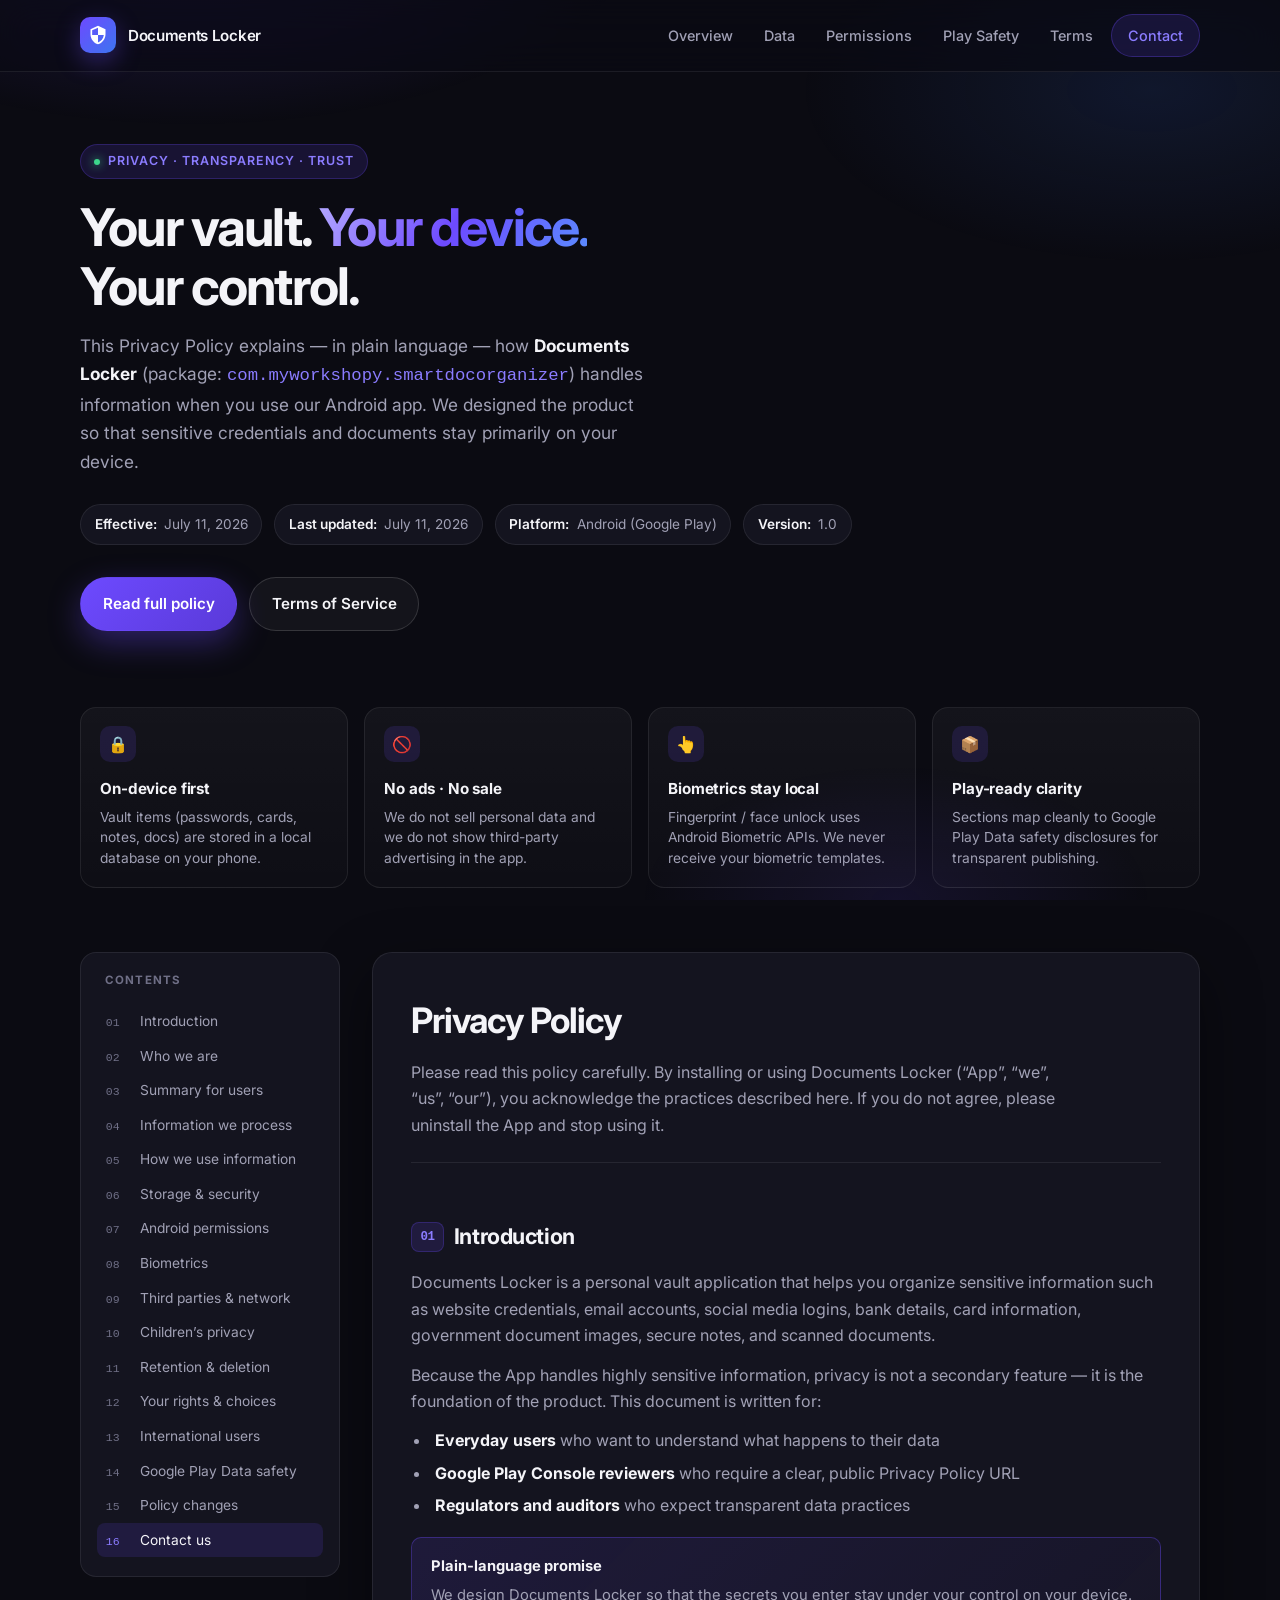
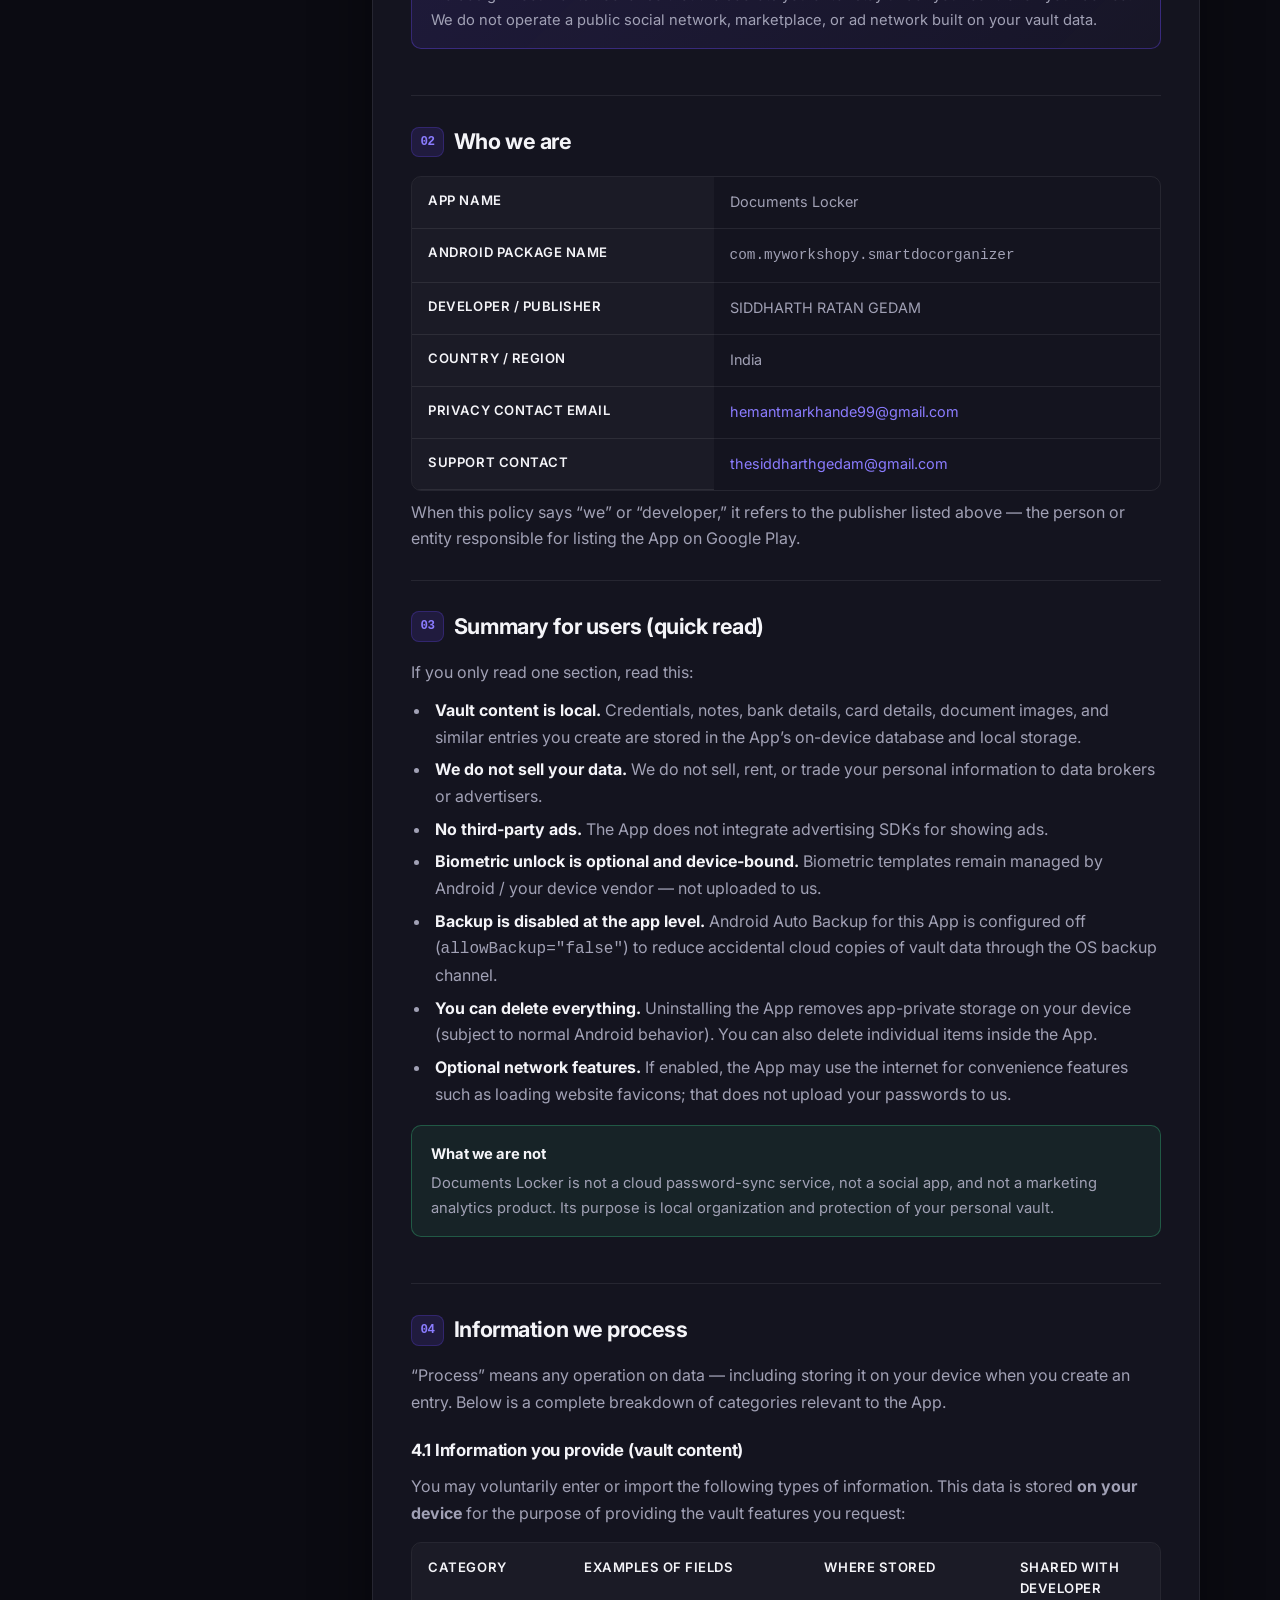
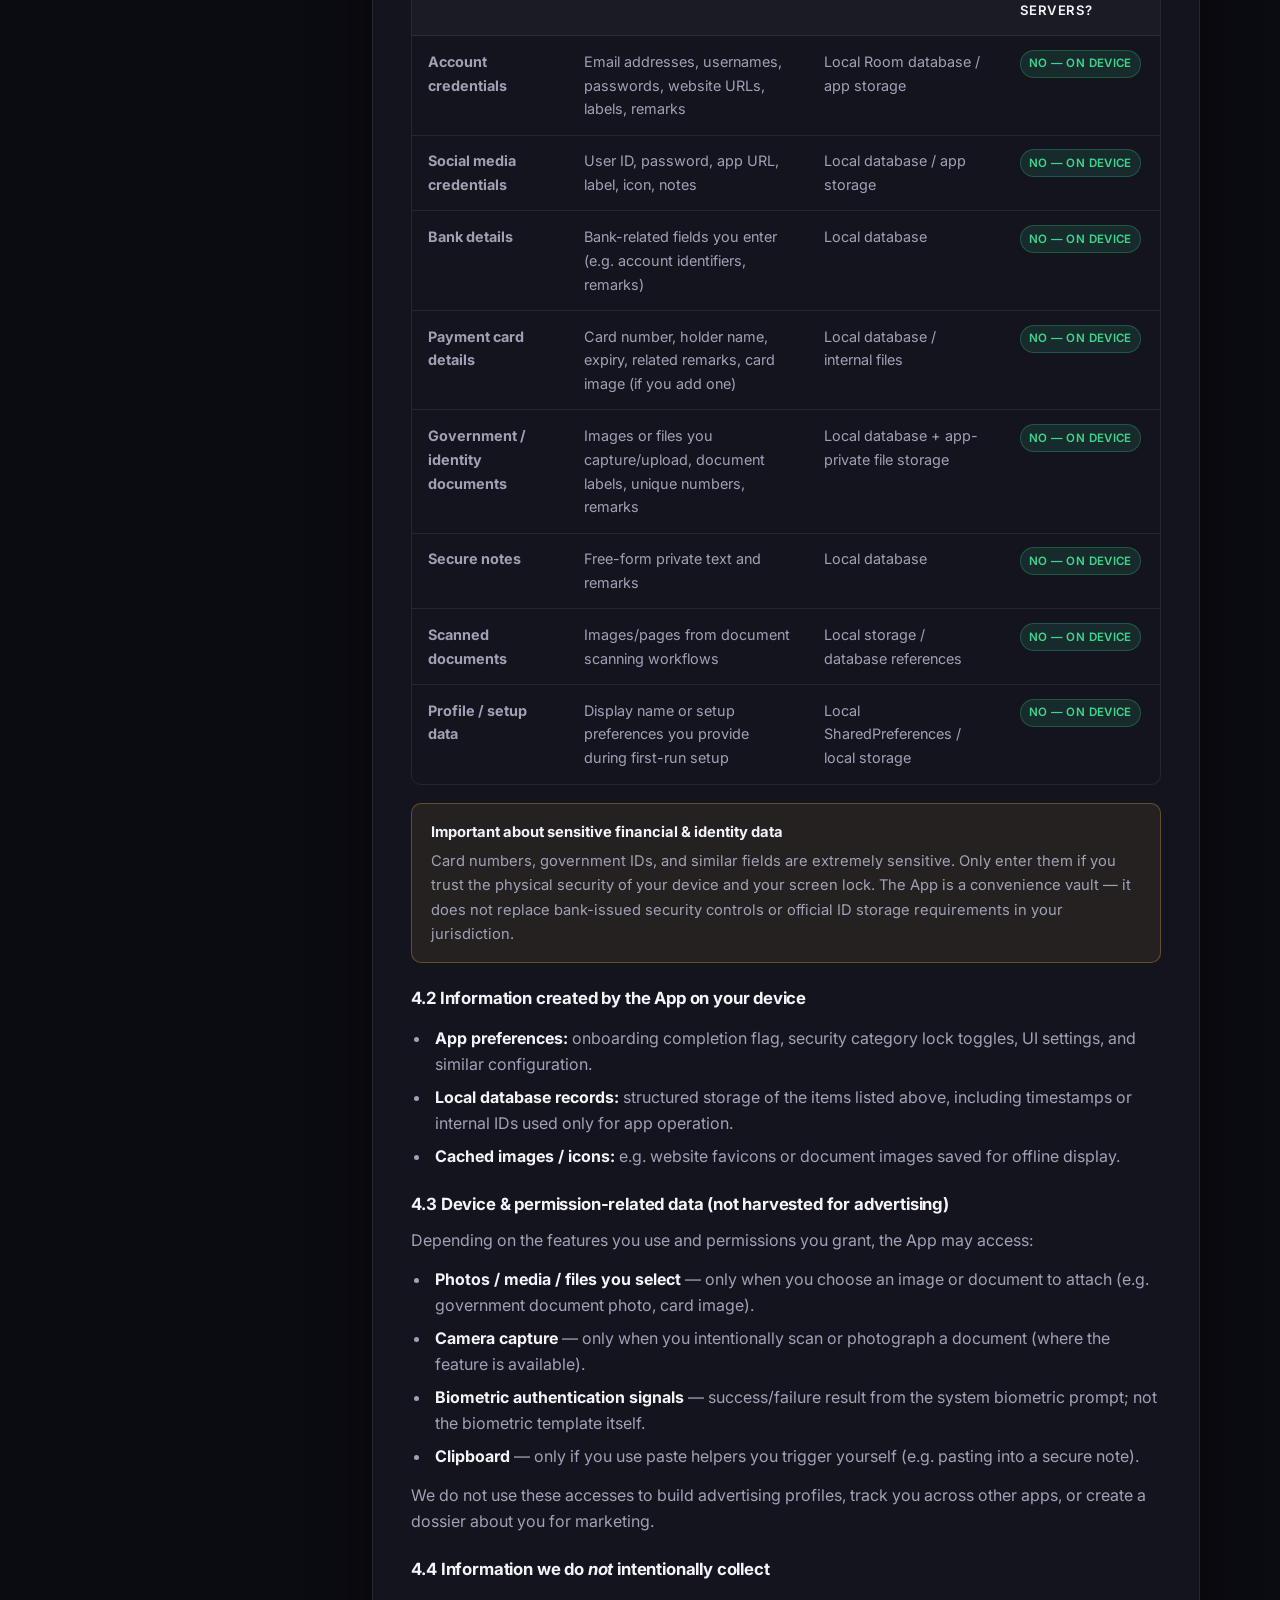
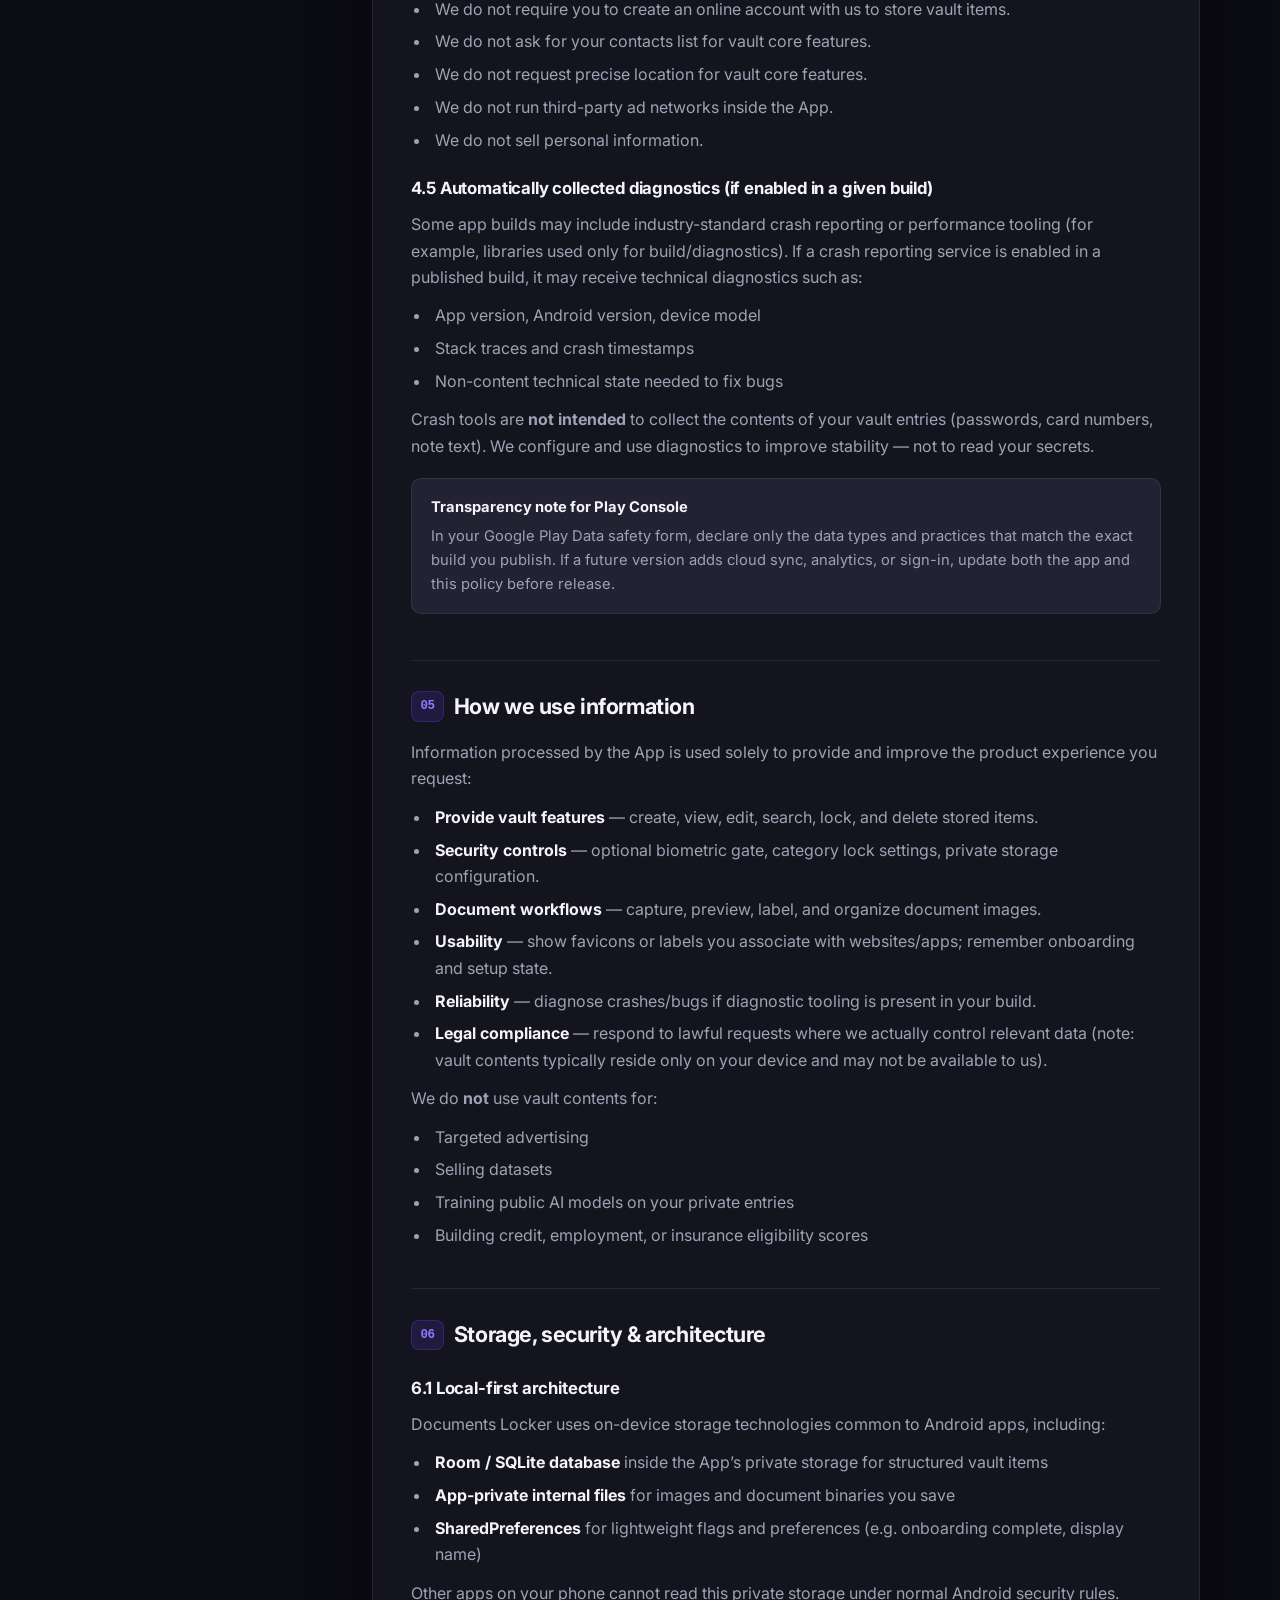
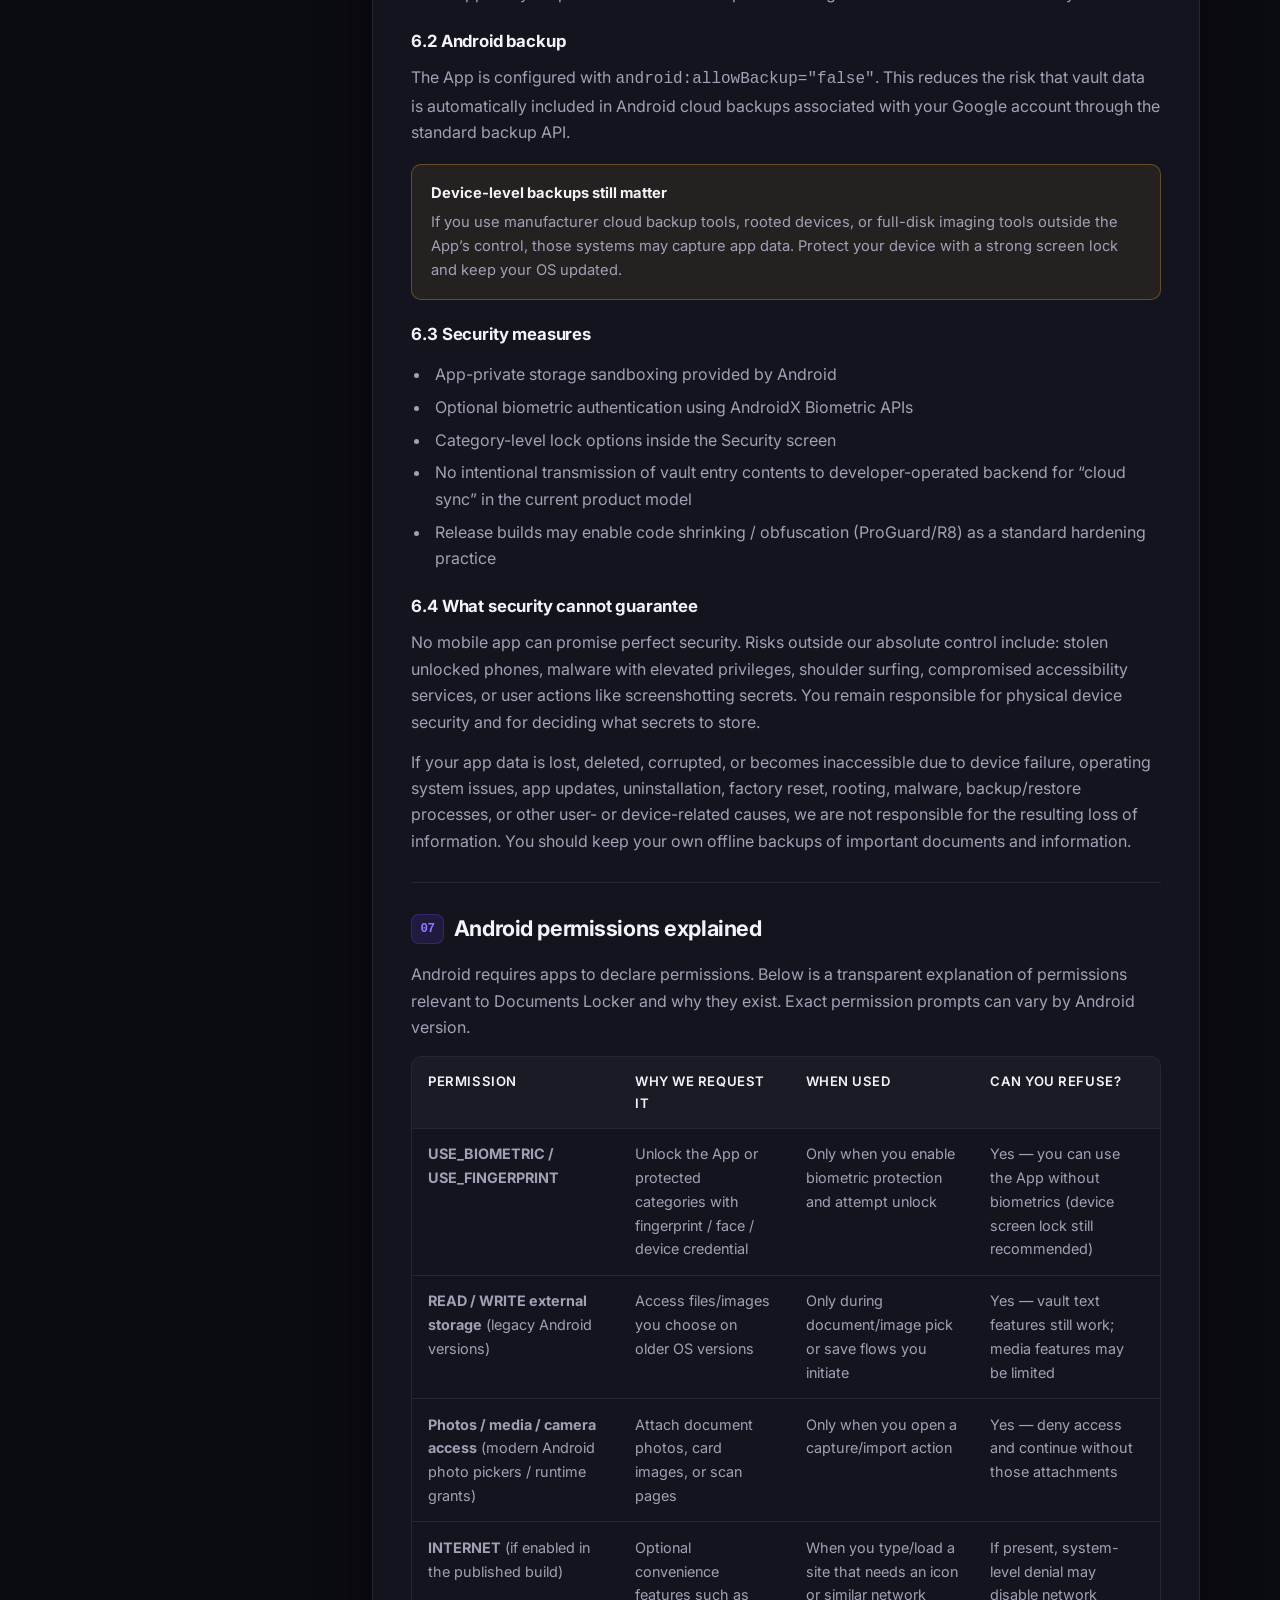
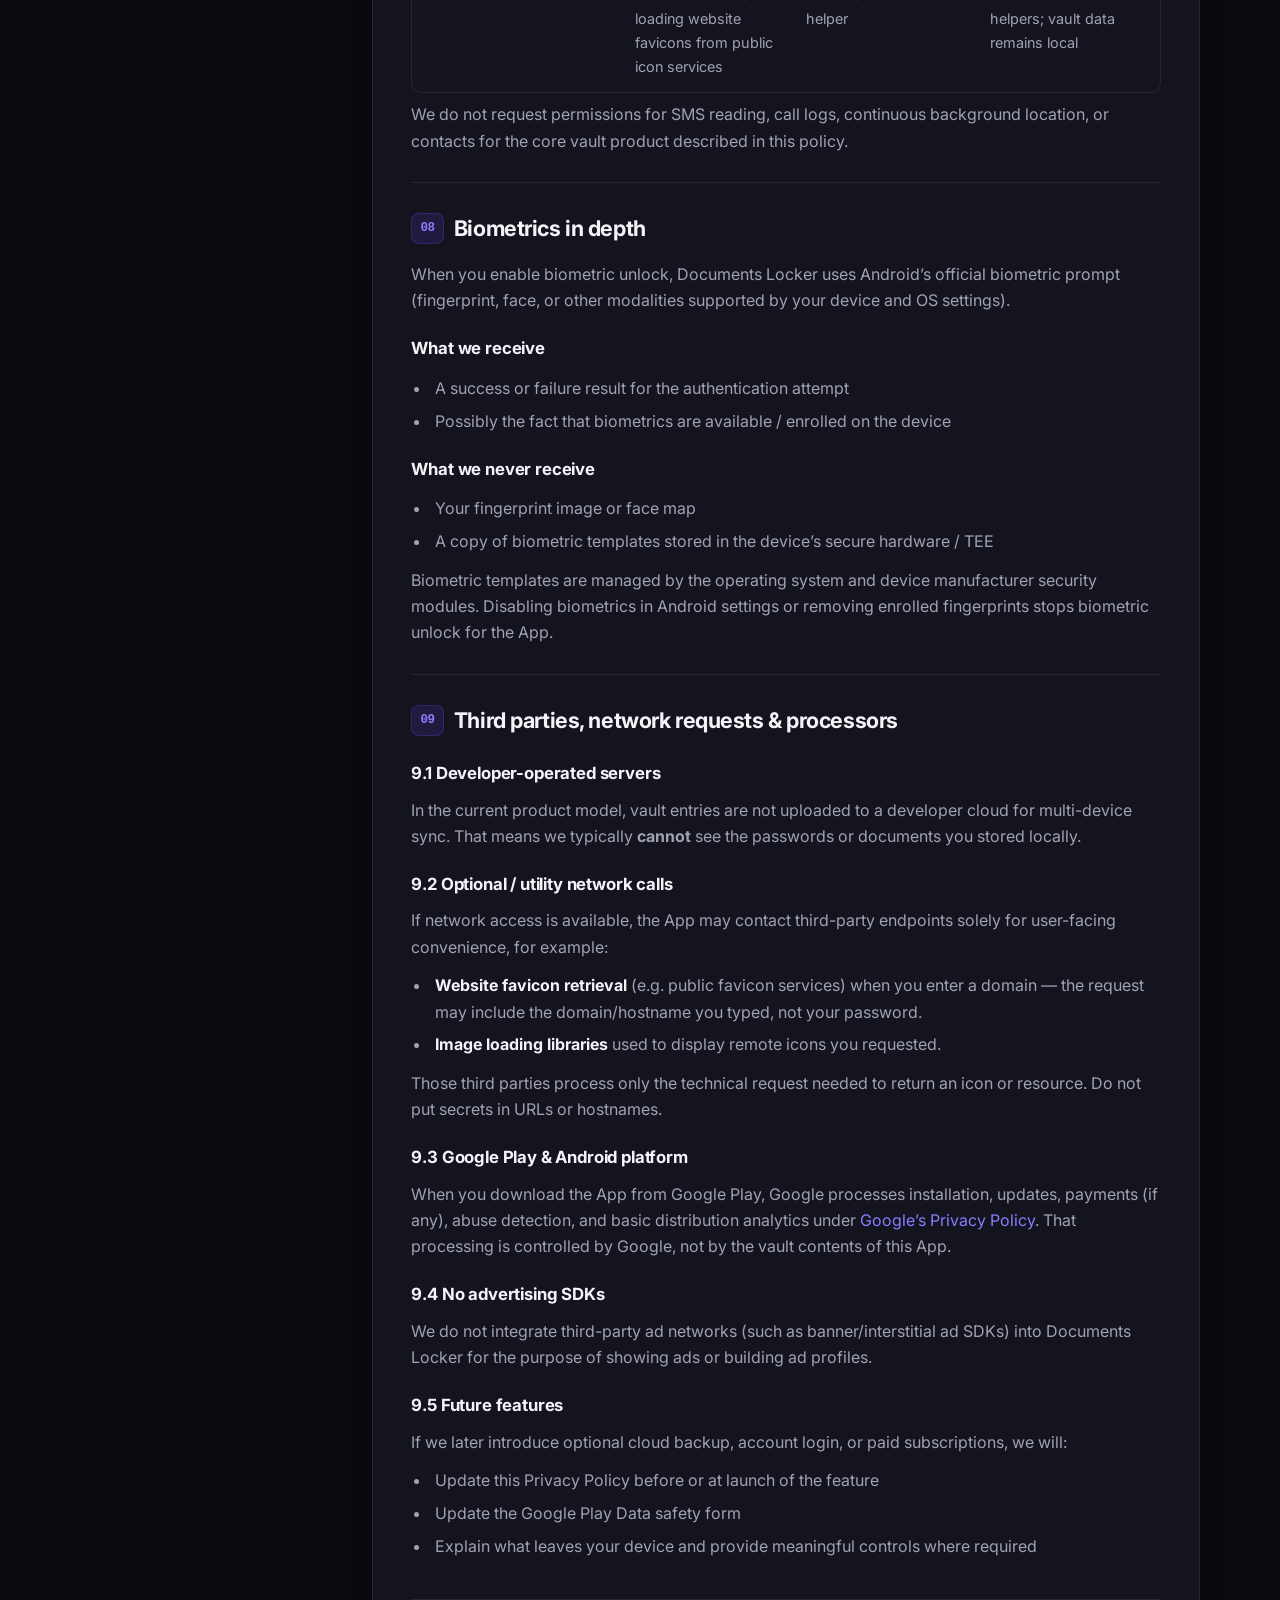
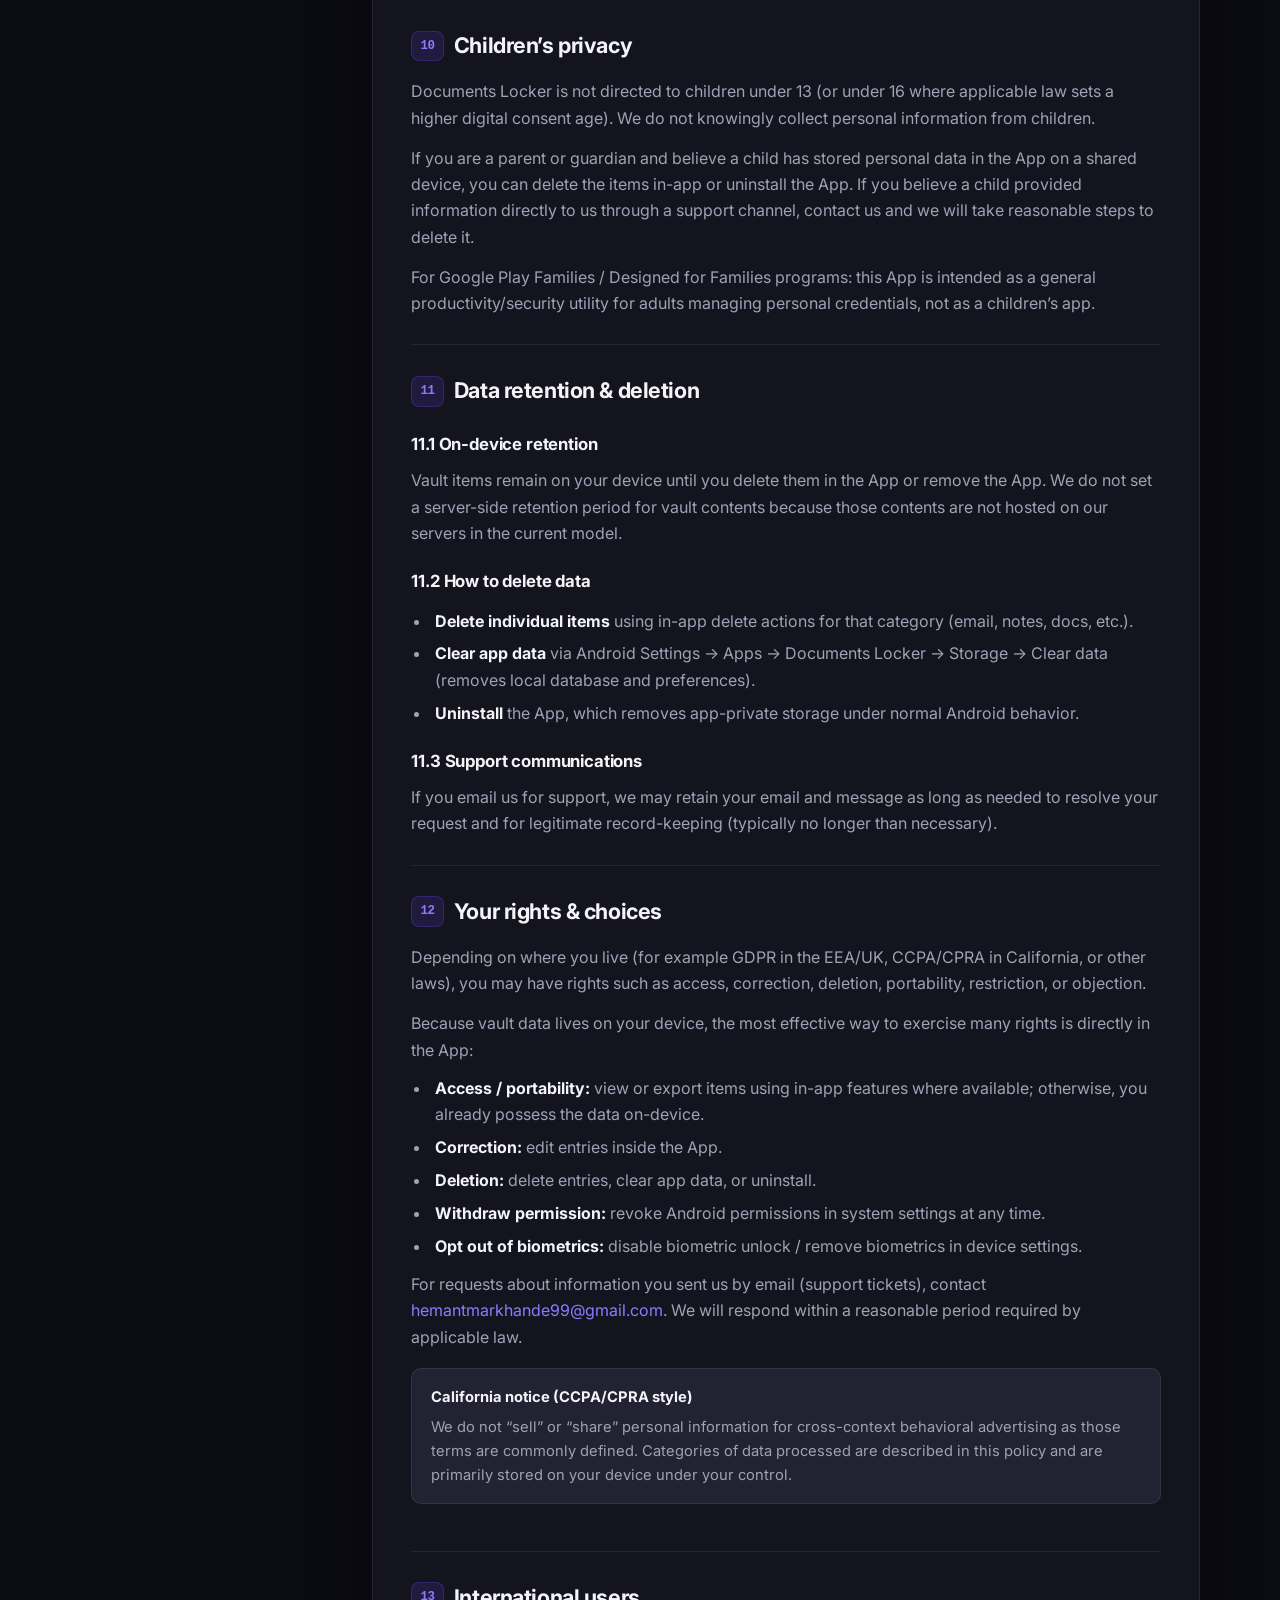
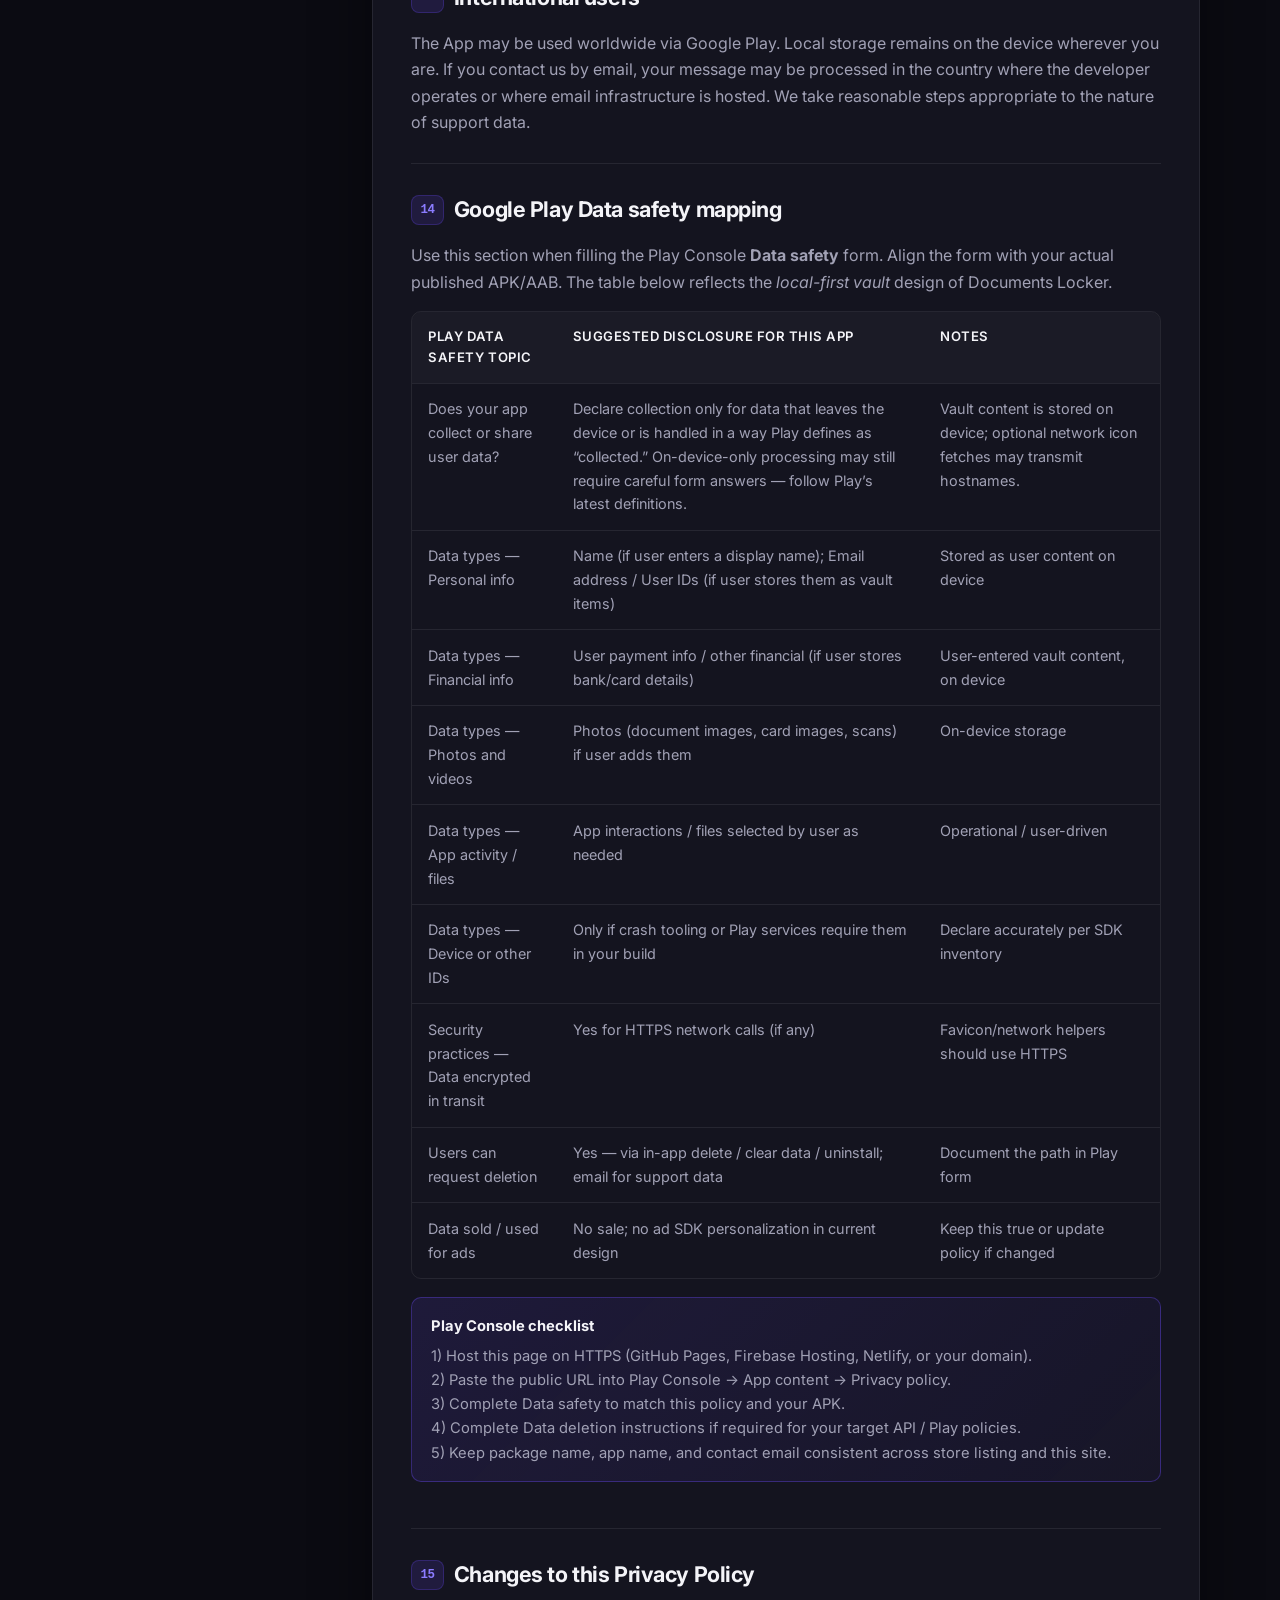
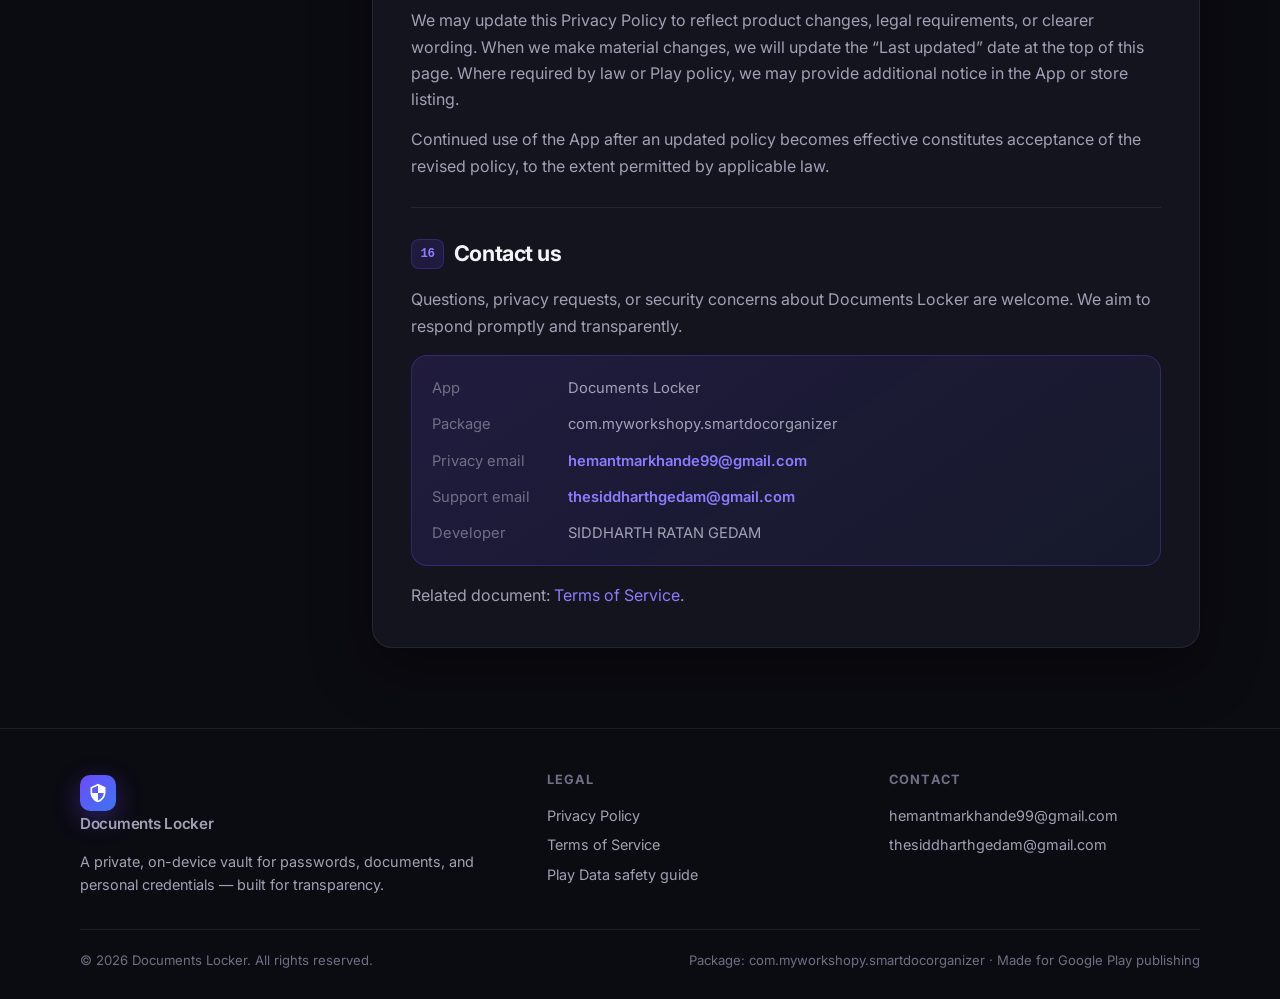
<file: index.html>
<!DOCTYPE html>
<html lang="en">

<head>
  <meta charset="UTF-8" />
  <meta name="viewport" content="width=device-width, initial-scale=1.0" />
  <meta name="description"
    content="Privacy Policy for Documents Locker — how we collect, store, use, and protect your data. Written for Google Play transparency." />
  <meta name="theme-color" content="#0b0b12" />
  <title>Privacy Policy — Documents Locker</title>
  <link rel="preconnect" href="https://fonts.googleapis.com" />
  <link rel="preconnect" href="https://fonts.gstatic.com" crossorigin />
  <link href="https://fonts.googleapis.com/css2?family=Inter:wght@400;500;600;700&display=swap" rel="stylesheet" />
  <link rel="stylesheet" href="styles.css" />
</head>

<body>
  <!-- Navigation -->
  <header class="nav">
    <div class="nav-inner">
      <a class="brand" href="index.html" aria-label="Documents Locker home">
        <span class="brand-mark" aria-hidden="true">
          <svg viewBox="0 0 24 24" xmlns="http://www.w3.org/2000/svg">
            <path
              d="M12 1L3 5v6c0 5.55 3.84 10.74 9 12 5.16-1.26 9-6.45 9-12V5l-9-4zm0 10.99h7c-.53 4.12-3.28 7.79-7 8.94V12H5V6.3l7-3.11v8.8z" />
          </svg>
        </span>
        <span class="full">Documents Locker</span>
      </a>

      <button class="nav-toggle" id="navToggle" aria-label="Open menu" aria-expanded="false">☰</button>

      <ul class="nav-links" id="navLinks">
        <li><a href="#overview">Overview</a></li>
        <li><a href="#data-we-collect">Data</a></li>
        <li><a href="#permissions">Permissions</a></li>
        <li><a href="#play-data-safety">Play Safety</a></li>
        <li><a href="terms.html">Terms</a></li>
        <li><a class="nav-cta" href="#contact">Contact</a></li>
      </ul>
    </div>
  </header>

  <!-- Hero -->
  <section class="hero">
    <div class="container hero-grid">
      <div>
        <div class="eyebrow">Privacy · Transparency · Trust</div>
        <h1>Your vault. <em>Your device.</em> Your control.</h1>
        <p class="hero-lead">
          This Privacy Policy explains — in plain language — how
          <strong style="color:var(--text)">Documents Locker</strong>
          (package: <code style="color:var(--accent)">com.myworkshopy.smartdocorganizer</code>)
          handles information when you use our Android app. We designed the product so that
          sensitive credentials and documents stay primarily on your device.
        </p>

        <div class="meta-row">
          <span class="meta-chip"><strong>Effective:</strong> July 11, 2026</span>
          <span class="meta-chip"><strong>Last updated:</strong> July 11, 2026</span>
          <span class="meta-chip"><strong>Platform:</strong> Android (Google Play)</span>
          <span class="meta-chip"><strong>Version:</strong> 1.0</span>
        </div>

        <div class="hero-actions">
          <a class="btn btn-primary" href="#introduction">Read full policy</a>
          <a class="btn btn-ghost" href="terms.html">Terms of Service</a>
        </div>
      </div>

      <div class="trust-grid" aria-label="Privacy highlights">
        <article class="trust-card">
          <div class="icon">🔒</div>
          <h3>On-device first</h3>
          <p>Vault items (passwords, cards, notes, docs) are stored in a local database on your phone.</p>
        </article>
        <article class="trust-card">
          <div class="icon">🚫</div>
          <h3>No ads · No sale</h3>
          <p>We do not sell personal data and we do not show third-party advertising in the app.</p>
        </article>
        <article class="trust-card">
          <div class="icon">👆</div>
          <h3>Biometrics stay local</h3>
          <p>Fingerprint / face unlock uses Android Biometric APIs. We never receive your biometric templates.</p>
        </article>
        <article class="trust-card">
          <div class="icon">📦</div>
          <h3>Play-ready clarity</h3>
          <p>Sections map cleanly to Google Play Data safety disclosures for transparent publishing.</p>
        </article>
      </div>
    </div>
  </section>

  <!-- Policy body -->
  <div class="container policy-shell">
    <aside class="toc" aria-label="Table of contents">
      <h2>Contents</h2>
      <ol id="tocList">
        <li><a href="#introduction">Introduction</a></li>
        <li><a href="#who-we-are">Who we are</a></li>
        <li><a href="#overview">Summary for users</a></li>
        <li><a href="#data-we-collect">Information we process</a></li>
        <li><a href="#how-we-use">How we use information</a></li>
        <li><a href="#storage-security">Storage &amp; security</a></li>
        <li><a href="#permissions">Android permissions</a></li>
        <li><a href="#biometrics">Biometrics</a></li>
        <li><a href="#third-parties">Third parties &amp; network</a></li>
        <li><a href="#children">Children’s privacy</a></li>
        <li><a href="#retention">Retention &amp; deletion</a></li>
        <li><a href="#your-rights">Your rights &amp; choices</a></li>
        <li><a href="#international">International users</a></li>
        <li><a href="#play-data-safety">Google Play Data safety</a></li>
        <li><a href="#changes">Policy changes</a></li>
        <li><a href="#contact">Contact us</a></li>
      </ol>
    </aside>

    <main class="content">
      <header>
        <h1>Privacy Policy</h1>
        <p>
          Please read this policy carefully. By installing or using Documents Locker
          (“App”, “we”, “us”, “our”), you acknowledge the practices described here.
          If you do not agree, please uninstall the App and stop using it.
        </p>
      </header>

      <!-- 1 -->
      <section class="policy-section" id="introduction">
        <h2><span class="num">01</span> Introduction</h2>
        <p>
          Documents Locker is a personal vault application that helps you organize sensitive
          information such as website credentials, email accounts, social media logins, bank
          details, card information, government document images, secure notes, and scanned documents.
        </p>
        <p>
          Because the App handles highly sensitive information, privacy is not a secondary feature —
          it is the foundation of the product. This document is written for:
        </p>
        <ul>
          <li><strong>Everyday users</strong> who want to understand what happens to their data</li>
          <li><strong>Google Play Console reviewers</strong> who require a clear, public Privacy Policy URL</li>
          <li><strong>Regulators and auditors</strong> who expect transparent data practices</li>
        </ul>
        <div class="callout important">
          <strong>Plain-language promise</strong>
          <p>
            We design Documents Locker so that the secrets you enter stay under your control on your
            device. We do not operate a public social network, marketplace, or ad network built on your vault data.
          </p>
        </div>
      </section>

      <!-- 2 -->
      <section class="policy-section" id="who-we-are">
        <h2><span class="num">02</span> Who we are</h2>
        <div class="table-wrap">
          <table>
            <tbody>
              <tr>
                <th>App name</th>
                <td>Documents Locker</td>
              </tr>
              <tr>
                <th>Android package name</th>
                <td><code>com.myworkshopy.smartdocorganizer</code></td>
              </tr>
              <tr>
                <th>Developer / publisher</th>
                <td>SIDDHARTH RATAN GEDAM</td>
              </tr>
              <tr>
                <th>Country / region</th>
                <td>India</td>
              </tr>
              <tr>
                <th>Privacy contact email</th>
                <td><a href="mailto:hemantmarkhande99@gmail.com">hemantmarkhande99@gmail.com</a> <!-- TODO: replace -->
                </td>
              </tr>
              <tr>
                <th>Support contact</th>
                <td><a href="mailto:thesiddharthgedam@gmail.com">thesiddharthgedam@gmail.com</a> <!-- TODO: replace -->
                </td>
              </tr>
            </tbody>
          </table>
        </div>
        <p>
          When this policy says “we” or “developer,” it refers to the publisher listed above —
          the person or entity responsible for listing the App on Google Play.
        </p>
      </section>

      <!-- 3 -->
      <section class="policy-section" id="overview">
        <h2><span class="num">03</span> Summary for users (quick read)</h2>
        <p>If you only read one section, read this:</p>
        <ul>
          <li><strong>Vault content is local.</strong> Credentials, notes, bank details, card details, document images,
            and similar entries you create are stored in the App’s on-device database and local storage.</li>
          <li><strong>We do not sell your data.</strong> We do not sell, rent, or trade your personal information to
            data brokers or advertisers.</li>
          <li><strong>No third-party ads.</strong> The App does not integrate advertising SDKs for showing ads.</li>
          <li><strong>Biometric unlock is optional and device-bound.</strong> Biometric templates remain managed by
            Android / your device vendor — not uploaded to us.</li>
          <li><strong>Backup is disabled at the app level.</strong> Android Auto Backup for this App is configured off
            (<code>allowBackup="false"</code>) to reduce accidental cloud copies of vault data through the OS backup
            channel.</li>
          <li><strong>You can delete everything.</strong> Uninstalling the App removes app-private storage on your
            device (subject to normal Android behavior). You can also delete individual items inside the App.</li>
          <li><strong>Optional network features.</strong> If enabled, the App may use the internet for convenience
            features such as loading website favicons; that does not upload your passwords to us.</li>
        </ul>
        <div class="callout success">
          <strong>What we are not</strong>
          <p>
            Documents Locker is not a cloud password-sync service, not a social app, and not a
            marketing analytics product. Its purpose is local organization and protection of your personal vault.
          </p>
        </div>
      </section>

      <!-- 4 -->
      <section class="policy-section" id="data-we-collect">
        <h2><span class="num">04</span> Information we process</h2>
        <p>
          “Process” means any operation on data — including storing it on your device when you
          create an entry. Below is a complete breakdown of categories relevant to the App.
        </p>

        <h3>4.1 Information you provide (vault content)</h3>
        <p>
          You may voluntarily enter or import the following types of information. This data is
          stored <strong>on your device</strong> for the purpose of providing the vault features you request:
        </p>
        <div class="table-wrap">
          <table>
            <thead>
              <tr>
                <th>Category</th>
                <th>Examples of fields</th>
                <th>Where stored</th>
                <th>Shared with developer servers?</th>
              </tr>
            </thead>
            <tbody>
              <tr>
                <td><strong>Account credentials</strong></td>
                <td>Email addresses, usernames, passwords, website URLs, labels, remarks</td>
                <td>Local Room database / app storage</td>
                <td><span class="badge local">No — on device</span></td>
              </tr>
              <tr>
                <td><strong>Social media credentials</strong></td>
                <td>User ID, password, app URL, label, icon, notes</td>
                <td>Local database / app storage</td>
                <td><span class="badge local">No — on device</span></td>
              </tr>
              <tr>
                <td><strong>Bank details</strong></td>
                <td>Bank-related fields you enter (e.g. account identifiers, remarks)</td>
                <td>Local database</td>
                <td><span class="badge local">No — on device</span></td>
              </tr>
              <tr>
                <td><strong>Payment card details</strong></td>
                <td>Card number, holder name, expiry, related remarks, card image (if you add one)</td>
                <td>Local database / internal files</td>
                <td><span class="badge local">No — on device</span></td>
              </tr>
              <tr>
                <td><strong>Government / identity documents</strong></td>
                <td>Images or files you capture/upload, document labels, unique numbers, remarks</td>
                <td>Local database + app-private file storage</td>
                <td><span class="badge local">No — on device</span></td>
              </tr>
              <tr>
                <td><strong>Secure notes</strong></td>
                <td>Free-form private text and remarks</td>
                <td>Local database</td>
                <td><span class="badge local">No — on device</span></td>
              </tr>
              <tr>
                <td><strong>Scanned documents</strong></td>
                <td>Images/pages from document scanning workflows</td>
                <td>Local storage / database references</td>
                <td><span class="badge local">No — on device</span></td>
              </tr>
              <tr>
                <td><strong>Profile / setup data</strong></td>
                <td>Display name or setup preferences you provide during first-run setup</td>
                <td>Local SharedPreferences / local storage</td>
                <td><span class="badge local">No — on device</span></td>
              </tr>
            </tbody>
          </table>
        </div>
        <div class="callout warning">
          <strong>Important about sensitive financial &amp; identity data</strong>
          <p>
            Card numbers, government IDs, and similar fields are extremely sensitive. Only enter them if you
            trust the physical security of your device and your screen lock. The App is a convenience vault —
            it does not replace bank-issued security controls or official ID storage requirements in your jurisdiction.
          </p>
        </div>

        <h3>4.2 Information created by the App on your device</h3>
        <ul>
          <li><strong>App preferences:</strong> onboarding completion flag, security category lock toggles, UI settings,
            and similar configuration.</li>
          <li><strong>Local database records:</strong> structured storage of the items listed above, including
            timestamps or internal IDs used only for app operation.</li>
          <li><strong>Cached images / icons:</strong> e.g. website favicons or document images saved for offline
            display.</li>
        </ul>

        <h3>4.3 Device &amp; permission-related data (not harvested for advertising)</h3>
        <p>
          Depending on the features you use and permissions you grant, the App may access:
        </p>
        <ul>
          <li><strong>Photos / media / files you select</strong> — only when you choose an image or document to attach
            (e.g. government document photo, card image).</li>
          <li><strong>Camera capture</strong> — only when you intentionally scan or photograph a document (where the
            feature is available).</li>
          <li><strong>Biometric authentication signals</strong> — success/failure result from the system biometric
            prompt; not the biometric template itself.</li>
          <li><strong>Clipboard</strong> — only if you use paste helpers you trigger yourself (e.g. pasting into a
            secure note).</li>
        </ul>
        <p>
          We do not use these accesses to build advertising profiles, track you across other apps,
          or create a dossier about you for marketing.
        </p>

        <h3>4.4 Information we do <em>not</em> intentionally collect</h3>
        <ul>
          <li>We do not require you to create an online account with us to store vault items.</li>
          <li>We do not ask for your contacts list for vault core features.</li>
          <li>We do not request precise location for vault core features.</li>
          <li>We do not run third-party ad networks inside the App.</li>
          <li>We do not sell personal information.</li>
        </ul>

        <h3>4.5 Automatically collected diagnostics (if enabled in a given build)</h3>
        <p>
          Some app builds may include industry-standard crash reporting or performance tooling
          (for example, libraries used only for build/diagnostics). If a crash reporting service
          is enabled in a published build, it may receive technical diagnostics such as:
        </p>
        <ul>
          <li>App version, Android version, device model</li>
          <li>Stack traces and crash timestamps</li>
          <li>Non-content technical state needed to fix bugs</li>
        </ul>
        <p>
          Crash tools are <strong>not intended</strong> to collect the contents of your vault entries
          (passwords, card numbers, note text). We configure and use diagnostics to improve stability —
          not to read your secrets.
        </p>
        <div class="callout">
          <strong>Transparency note for Play Console</strong>
          <p>
            In your Google Play Data safety form, declare only the data types and practices that match
            the exact build you publish. If a future version adds cloud sync, analytics, or sign-in,
            update both the app and this policy before release.
          </p>
        </div>
      </section>

      <!-- 5 -->
      <section class="policy-section" id="how-we-use">
        <h2><span class="num">05</span> How we use information</h2>
        <p>Information processed by the App is used solely to provide and improve the product experience you request:
        </p>
        <ul>
          <li><strong>Provide vault features</strong> — create, view, edit, search, lock, and delete stored items.</li>
          <li><strong>Security controls</strong> — optional biometric gate, category lock settings, private storage
            configuration.</li>
          <li><strong>Document workflows</strong> — capture, preview, label, and organize document images.</li>
          <li><strong>Usability</strong> — show favicons or labels you associate with websites/apps; remember onboarding
            and setup state.</li>
          <li><strong>Reliability</strong> — diagnose crashes/bugs if diagnostic tooling is present in your build.</li>
          <li><strong>Legal compliance</strong> — respond to lawful requests where we actually control relevant data
            (note: vault contents typically reside only on your device and may not be available to us).</li>
        </ul>
        <p>We do <strong>not</strong> use vault contents for:</p>
        <ul>
          <li>Targeted advertising</li>
          <li>Selling datasets</li>
          <li>Training public AI models on your private entries</li>
          <li>Building credit, employment, or insurance eligibility scores</li>
        </ul>
      </section>

      <!-- 6 -->
      <section class="policy-section" id="storage-security">
        <h2><span class="num">06</span> Storage, security &amp; architecture</h2>

        <h3>6.1 Local-first architecture</h3>
        <p>
          Documents Locker uses on-device storage technologies common to Android apps, including:
        </p>
        <ul>
          <li><strong>Room / SQLite database</strong> inside the App’s private storage for structured vault items</li>
          <li><strong>App-private internal files</strong> for images and document binaries you save</li>
          <li><strong>SharedPreferences</strong> for lightweight flags and preferences (e.g. onboarding complete,
            display name)</li>
        </ul>
        <p>
          Other apps on your phone cannot read this private storage under normal Android security rules.
        </p>

        <h3>6.2 Android backup</h3>
        <p>
          The App is configured with <code>android:allowBackup="false"</code>. This reduces the risk that vault data is
          automatically included in Android cloud backups associated with your Google account through the standard
          backup API.
        </p>
        <div class="callout warning">
          <strong>Device-level backups still matter</strong>
          <p>
            If you use manufacturer cloud backup tools, rooted devices, or full-disk imaging tools outside the App’s
            control,
            those systems may capture app data. Protect your device with a strong screen lock and keep your OS updated.
          </p>
        </div>

        <h3>6.3 Security measures</h3>
        <ul>
          <li>App-private storage sandboxing provided by Android</li>
          <li>Optional biometric authentication using AndroidX Biometric APIs</li>
          <li>Category-level lock options inside the Security screen</li>
          <li>No intentional transmission of vault entry contents to developer-operated backend for “cloud sync” in the
            current product model</li>
          <li>Release builds may enable code shrinking / obfuscation (ProGuard/R8) as a standard hardening practice</li>
        </ul>

        <h3>6.4 What security cannot guarantee</h3>
        <p>
          No mobile app can promise perfect security. Risks outside our absolute control include:
          stolen unlocked phones, malware with elevated privileges, shoulder surfing, compromised
          accessibility services, or user actions like screenshotting secrets. You remain responsible
          for physical device security and for deciding what secrets to store.
        </p>
        <p>
          If your app data is lost, deleted, corrupted, or becomes inaccessible due to device failure,
          operating system issues, app updates, uninstallation, factory reset, rooting, malware,
          backup/restore processes, or other user- or device-related causes, we are not responsible
          for the resulting loss of information. You should keep your own offline backups of important
          documents and information.
        </p>
      </section>

      <!-- 7 -->
      <section class="policy-section" id="permissions">
        <h2><span class="num">07</span> Android permissions explained</h2>
        <p>
          Android requires apps to declare permissions. Below is a transparent explanation of permissions
          relevant to Documents Locker and why they exist. Exact permission prompts can vary by Android version.
        </p>
        <div class="table-wrap">
          <table>
            <thead>
              <tr>
                <th>Permission</th>
                <th>Why we request it</th>
                <th>When used</th>
                <th>Can you refuse?</th>
              </tr>
            </thead>
            <tbody>
              <tr>
                <td><strong>USE_BIOMETRIC / USE_FINGERPRINT</strong></td>
                <td>Unlock the App or protected categories with fingerprint / face / device credential</td>
                <td>Only when you enable biometric protection and attempt unlock</td>
                <td>Yes — you can use the App without biometrics (device screen lock still recommended)</td>
              </tr>
              <tr>
                <td><strong>READ / WRITE external storage</strong> (legacy Android versions)</td>
                <td>Access files/images you choose on older OS versions</td>
                <td>Only during document/image pick or save flows you initiate</td>
                <td>Yes — vault text features still work; media features may be limited</td>
              </tr>
              <tr>
                <td><strong>Photos / media / camera access</strong> (modern Android photo pickers / runtime grants)</td>
                <td>Attach document photos, card images, or scan pages</td>
                <td>Only when you open a capture/import action</td>
                <td>Yes — deny access and continue without those attachments</td>
              </tr>
              <tr>
                <td><strong>INTERNET</strong> (if enabled in the published build)</td>
                <td>Optional convenience features such as loading website favicons from public icon services</td>
                <td>When you type/load a site that needs an icon or similar network helper</td>
                <td>If present, system-level denial may disable network helpers; vault data remains local</td>
              </tr>
            </tbody>
          </table>
        </div>
        <p>
          We do not request permissions for SMS reading, call logs, continuous background location,
          or contacts for the core vault product described in this policy.
        </p>
      </section>

      <!-- 8 -->
      <section class="policy-section" id="biometrics">
        <h2><span class="num">08</span> Biometrics in depth</h2>
        <p>
          When you enable biometric unlock, Documents Locker uses Android’s official biometric prompt
          (fingerprint, face, or other modalities supported by your device and OS settings).
        </p>
        <h3>What we receive</h3>
        <ul>
          <li>A success or failure result for the authentication attempt</li>
          <li>Possibly the fact that biometrics are available / enrolled on the device</li>
        </ul>
        <h3>What we never receive</h3>
        <ul>
          <li>Your fingerprint image or face map</li>
          <li>A copy of biometric templates stored in the device’s secure hardware / TEE</li>
        </ul>
        <p>
          Biometric templates are managed by the operating system and device manufacturer security modules.
          Disabling biometrics in Android settings or removing enrolled fingerprints stops biometric unlock for the App.
        </p>
      </section>

      <!-- 9 -->
      <section class="policy-section" id="third-parties">
        <h2><span class="num">09</span> Third parties, network requests &amp; processors</h2>

        <h3>9.1 Developer-operated servers</h3>
        <p>
          In the current product model, vault entries are not uploaded to a developer cloud for multi-device
          sync. That means we typically <strong>cannot</strong> see the passwords or documents you stored locally.
        </p>

        <h3>9.2 Optional / utility network calls</h3>
        <p>
          If network access is available, the App may contact third-party endpoints solely for user-facing convenience,
          for example:
        </p>
        <ul>
          <li><strong>Website favicon retrieval</strong> (e.g. public favicon services) when you enter a domain — the
            request may include the domain/hostname you typed, not your password.</li>
          <li><strong>Image loading libraries</strong> used to display remote icons you requested.</li>
        </ul>
        <p>
          Those third parties process only the technical request needed to return an icon or resource.
          Do not put secrets in URLs or hostnames.
        </p>

        <h3>9.3 Google Play &amp; Android platform</h3>
        <p>
          When you download the App from Google Play, Google processes installation, updates, payments
          (if any), abuse detection, and basic distribution analytics under
          <a href="https://policies.google.com/privacy" target="_blank" rel="noopener">Google’s Privacy Policy</a>.
          That processing is controlled by Google, not by the vault contents of this App.
        </p>

        <h3>9.4 No advertising SDKs</h3>
        <p>
          We do not integrate third-party ad networks (such as banner/interstitial ad SDKs) into Documents Locker
          for the purpose of showing ads or building ad profiles.
        </p>

        <h3>9.5 Future features</h3>
        <p>
          If we later introduce optional cloud backup, account login, or paid subscriptions, we will:
        </p>
        <ul>
          <li>Update this Privacy Policy before or at launch of the feature</li>
          <li>Update the Google Play Data safety form</li>
          <li>Explain what leaves your device and provide meaningful controls where required</li>
        </ul>
      </section>

      <!-- 10 -->
      <section class="policy-section" id="children">
        <h2><span class="num">10</span> Children’s privacy</h2>
        <p>
          Documents Locker is not directed to children under 13 (or under 16 where applicable law
          sets a higher digital consent age). We do not knowingly collect personal information from children.
        </p>
        <p>
          If you are a parent or guardian and believe a child has stored personal data in the App on a shared device,
          you can delete the items in-app or uninstall the App. If you believe a child provided information
          directly to us through a support channel, contact us and we will take reasonable steps to delete it.
        </p>
        <p>
          For Google Play Families / Designed for Families programs: this App is intended as a general
          productivity/security utility for adults managing personal credentials, not as a children’s app.
        </p>
      </section>

      <!-- 11 -->
      <section class="policy-section" id="retention">
        <h2><span class="num">11</span> Data retention &amp; deletion</h2>
        <h3>11.1 On-device retention</h3>
        <p>
          Vault items remain on your device until you delete them in the App or remove the App.
          We do not set a server-side retention period for vault contents because those contents
          are not hosted on our servers in the current model.
        </p>
        <h3>11.2 How to delete data</h3>
        <ul>
          <li><strong>Delete individual items</strong> using in-app delete actions for that category (email, notes,
            docs, etc.).</li>
          <li><strong>Clear app data</strong> via Android Settings → Apps → Documents Locker → Storage → Clear data
            (removes local database and preferences).</li>
          <li><strong>Uninstall</strong> the App, which removes app-private storage under normal Android behavior.</li>
        </ul>
        <h3>11.3 Support communications</h3>
        <p>
          If you email us for support, we may retain your email and message as long as needed to
          resolve your request and for legitimate record-keeping (typically no longer than necessary).
        </p>
      </section>

      <!-- 12 -->
      <section class="policy-section" id="your-rights">
        <h2><span class="num">12</span> Your rights &amp; choices</h2>
        <p>
          Depending on where you live (for example GDPR in the EEA/UK, CCPA/CPRA in California, or other laws),
          you may have rights such as access, correction, deletion, portability, restriction, or objection.
        </p>
        <p>Because vault data lives on your device, the most effective way to exercise many rights is directly in the
          App:</p>
        <ul>
          <li><strong>Access / portability:</strong> view or export items using in-app features where available;
            otherwise, you already possess the data on-device.</li>
          <li><strong>Correction:</strong> edit entries inside the App.</li>
          <li><strong>Deletion:</strong> delete entries, clear app data, or uninstall.</li>
          <li><strong>Withdraw permission:</strong> revoke Android permissions in system settings at any time.</li>
          <li><strong>Opt out of biometrics:</strong> disable biometric unlock / remove biometrics in device settings.
          </li>
        </ul>
        <p>
          For requests about information you sent us by email (support tickets), contact
          <a href="mailto:hemantmarkhande99@gmail.com">hemantmarkhande99@gmail.com</a>. We will respond within a
          reasonable period
          required by applicable law.
        </p>
        <div class="callout">
          <strong>California notice (CCPA/CPRA style)</strong>
          <p>
            We do not “sell” or “share” personal information for cross-context behavioral advertising as those terms are
            commonly defined.
            Categories of data processed are described in this policy and are primarily stored on your device under your
            control.
          </p>
        </div>
      </section>

      <!-- 13 -->
      <section class="policy-section" id="international">
        <h2><span class="num">13</span> International users</h2>
        <p>
          The App may be used worldwide via Google Play. Local storage remains on the device wherever you are.
          If you contact us by email, your message may be processed in the country where the developer operates
          or where email infrastructure is hosted. We take reasonable steps appropriate to the nature of support data.
        </p>
      </section>

      <!-- 14 -->
      <section class="policy-section" id="play-data-safety">
        <h2><span class="num">14</span> Google Play Data safety mapping</h2>
        <p>
          Use this section when filling the Play Console <strong>Data safety</strong> form.
          Align the form with your actual published APK/AAB. The table below reflects the
          <em>local-first vault</em> design of Documents Locker.
        </p>
        <div class="table-wrap">
          <table>
            <thead>
              <tr>
                <th>Play Data safety topic</th>
                <th>Suggested disclosure for this App</th>
                <th>Notes</th>
              </tr>
            </thead>
            <tbody>
              <tr>
                <td>Does your app collect or share user data?</td>
                <td>Declare collection only for data that leaves the device or is handled in a way Play defines as
                  “collected.” On-device-only processing may still require careful form answers — follow Play’s latest
                  definitions.</td>
                <td>Vault content is stored on device; optional network icon fetches may transmit hostnames.</td>
              </tr>
              <tr>
                <td>Data types — Personal info</td>
                <td>Name (if user enters a display name); Email address / User IDs (if user stores them as vault items)
                </td>
                <td>Stored as user content on device</td>
              </tr>
              <tr>
                <td>Data types — Financial info</td>
                <td>User payment info / other financial (if user stores bank/card details)</td>
                <td>User-entered vault content, on device</td>
              </tr>
              <tr>
                <td>Data types — Photos and videos</td>
                <td>Photos (document images, card images, scans) if user adds them</td>
                <td>On-device storage</td>
              </tr>
              <tr>
                <td>Data types — App activity / files</td>
                <td>App interactions / files selected by user as needed</td>
                <td>Operational / user-driven</td>
              </tr>
              <tr>
                <td>Data types — Device or other IDs</td>
                <td>Only if crash tooling or Play services require them in your build</td>
                <td>Declare accurately per SDK inventory</td>
              </tr>
              <tr>
                <td>Security practices — Data encrypted in transit</td>
                <td>Yes for HTTPS network calls (if any)</td>
                <td>Favicon/network helpers should use HTTPS</td>
              </tr>
              <tr>
                <td>Users can request deletion</td>
                <td>Yes — via in-app delete / clear data / uninstall; email for support data</td>
                <td>Document the path in Play form</td>
              </tr>
              <tr>
                <td>Data sold / used for ads</td>
                <td>No sale; no ad SDK personalization in current design</td>
                <td>Keep this true or update policy if changed</td>
              </tr>
            </tbody>
          </table>
        </div>
        <div class="callout important">
          <strong>Play Console checklist</strong>
          <p>
            1) Host this page on HTTPS (GitHub Pages, Firebase Hosting, Netlify, or your domain).<br />
            2) Paste the public URL into Play Console → App content → Privacy policy.<br />
            3) Complete Data safety to match this policy and your APK.<br />
            4) Complete Data deletion instructions if required for your target API / Play policies.<br />
            5) Keep package name, app name, and contact email consistent across store listing and this site.
          </p>
        </div>
      </section>

      <!-- 15 -->
      <section class="policy-section" id="changes">
        <h2><span class="num">15</span> Changes to this Privacy Policy</h2>
        <p>
          We may update this Privacy Policy to reflect product changes, legal requirements, or clearer wording.
          When we make material changes, we will update the “Last updated” date at the top of this page.
          Where required by law or Play policy, we may provide additional notice in the App or store listing.
        </p>
        <p>
          Continued use of the App after an updated policy becomes effective constitutes acceptance of the revised
          policy,
          to the extent permitted by applicable law.
        </p>
      </section>

      <!-- 16 -->
      <section class="policy-section" id="contact">
        <h2><span class="num">16</span> Contact us</h2>
        <p>
          Questions, privacy requests, or security concerns about Documents Locker are welcome.
          We aim to respond promptly and transparently.
        </p>
        <div class="contact-card">
          <div class="contact-row"><span>App</span> Documents Locker</div>
          <div class="contact-row"><span>Package</span> com.myworkshopy.smartdocorganizer</div>
          <div class="contact-row"><span>Privacy email</span> <a
              href="mailto:hemantmarkhande99@gmail.com">hemantmarkhande99@gmail.com</a></div>
          <div class="contact-row"><span>Support email</span> <a
              href="mailto:thesiddharthgedam@gmail.com">thesiddharthgedam@gmail.com</a></div>
          <div class="contact-row"><span>Developer</span>SIDDHARTH RATAN GEDAM</div>
        </div>
        <p style="margin-top:1rem">
          Related document: <a href="terms.html">Terms of Service</a>.
        </p>
      </section>
    </main>
  </div>

  <!-- Footer -->
  <footer class="footer">
    <div class="container">
      <div class="footer-grid">
        <div>
          <a class="brand" href="index.html" style="margin-bottom:0.85rem">
            <span class="brand-mark" aria-hidden="true">
              <svg viewBox="0 0 24 24" xmlns="http://www.w3.org/2000/svg">
                <path
                  d="M12 1L3 5v6c0 5.55 3.84 10.74 9 12 5.16-1.26 9-6.45 9-12V5l-9-4zm0 10.99h7c-.53 4.12-3.28 7.79-7 8.94V12H5V6.3l7-3.11v8.8z" />
              </svg>
            </span>
            <span>Documents Locker</span>
          </a>
          <p>A private, on-device vault for passwords, documents, and personal credentials — built for transparency.</p>
        </div>
        <div>
          <h4>Legal</h4>
          <a href="index.html">Privacy Policy</a>
          <a href="terms.html">Terms of Service</a>
          <a href="#play-data-safety">Play Data safety guide</a>
        </div>
        <div>
          <h4>Contact</h4>
          <a href="mailto:hemantmarkhande99@gmail.com">hemantmarkhande99@gmail.com</a>
          <a href="mailto:thesiddharthgedam@gmail.com">thesiddharthgedam@gmail.com</a>
        </div>
      </div>
      <div class="footer-bottom">
        <span>© <span id="year">2026</span> Documents Locker. All rights reserved.</span>
        <span>Package: com.myworkshopy.smartdocorganizer · Made for Google Play publishing</span>
      </div>
    </div>
  </footer>

  <button class="back-top" id="backTop" aria-label="Back to top">↑</button>
  <script src="script.js"></script>
</body>

</html>
</file>
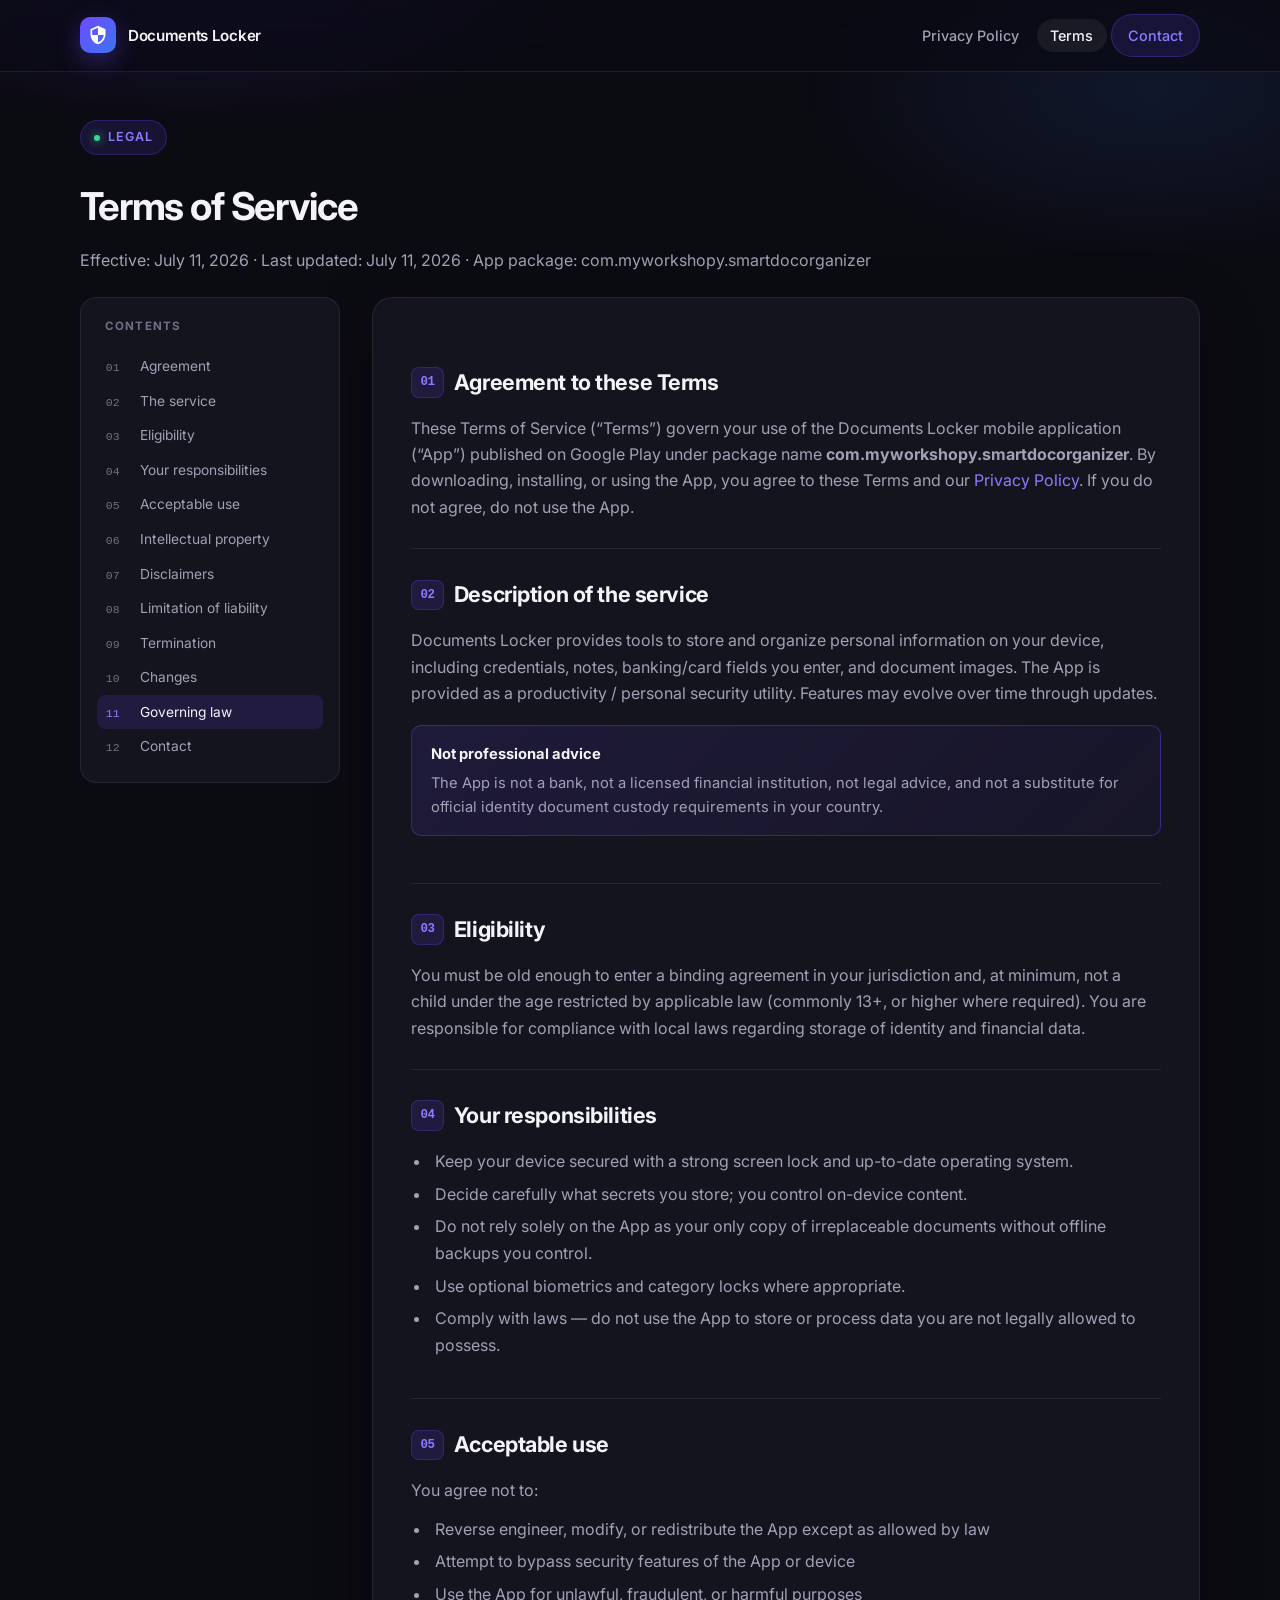
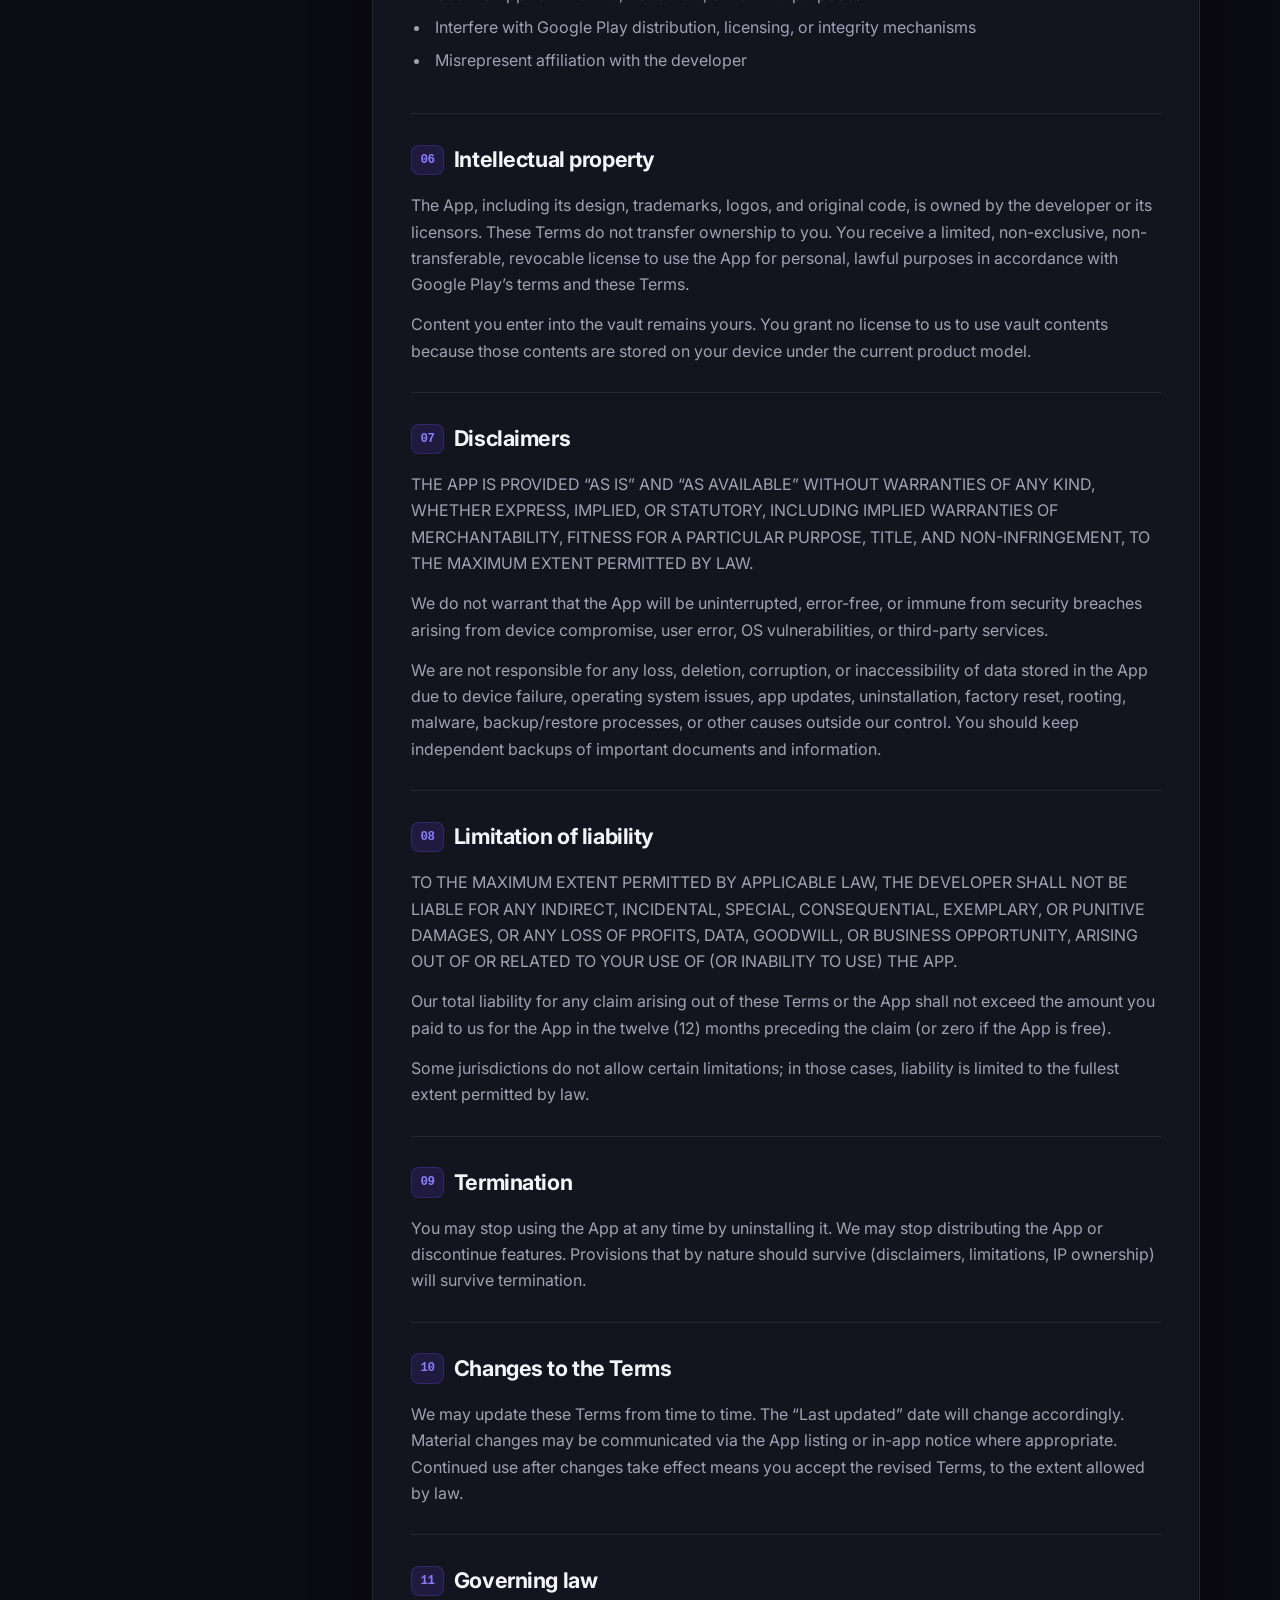
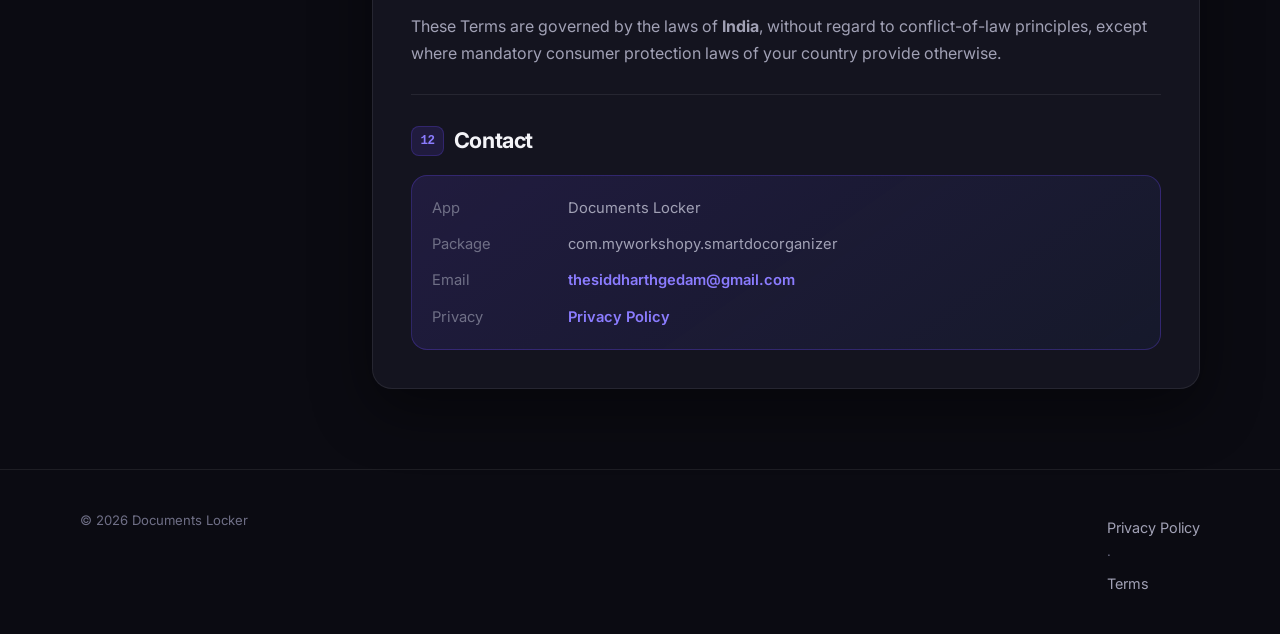
<file: terms.html>
<!DOCTYPE html>
<html lang="en">

<head>
  <meta charset="UTF-8" />
  <meta name="viewport" content="width=device-width, initial-scale=1.0" />
  <meta name="description" content="Terms of Service for Documents Locker Android application." />
  <meta name="theme-color" content="#0b0b12" />
  <title>Terms of Service — Documents Locker</title>
  <link rel="preconnect" href="https://fonts.googleapis.com" />
  <link rel="preconnect" href="https://fonts.gstatic.com" crossorigin />
  <link href="https://fonts.googleapis.com/css2?family=Inter:wght@400;500;600;700&display=swap" rel="stylesheet" />
  <link rel="stylesheet" href="styles.css" />
</head>

<body>
  <header class="nav">
    <div class="nav-inner">
      <a class="brand" href="index.html">
        <span class="brand-mark" aria-hidden="true">
          <svg viewBox="0 0 24 24" xmlns="http://www.w3.org/2000/svg">
            <path
              d="M12 1L3 5v6c0 5.55 3.84 10.74 9 12 5.16-1.26 9-6.45 9-12V5l-9-4zm0 10.99h7c-.53 4.12-3.28 7.79-7 8.94V12H5V6.3l7-3.11v8.8z" />
          </svg>
        </span>
        <span class="full">Documents Locker</span>
      </a>
      <button class="nav-toggle" id="navToggle" aria-label="Open menu" aria-expanded="false">☰</button>
      <ul class="nav-links" id="navLinks">
        <li><a href="index.html">Privacy Policy</a></li>
        <li><a class="active" href="terms.html">Terms</a></li>
        <li><a class="nav-cta" href="index.html#contact">Contact</a></li>
      </ul>
    </div>
  </header>

  <section class="page-hero-sm">
    <div class="container">
      <div class="eyebrow">Legal</div>
      <h1>Terms of Service</h1>
      <p>Effective: July 11, 2026 · Last updated: July 11, 2026 · App package: com.myworkshopy.smartdocorganizer</p>
    </div>
  </section>

  <div class="container policy-shell" style="padding-top:0">
    <aside class="toc" aria-label="Terms contents">
      <h2>Contents</h2>
      <ol id="tocList">
        <li><a href="#t1">Agreement</a></li>
        <li><a href="#t2">The service</a></li>
        <li><a href="#t3">Eligibility</a></li>
        <li><a href="#t4">Your responsibilities</a></li>
        <li><a href="#t5">Acceptable use</a></li>
        <li><a href="#t6">Intellectual property</a></li>
        <li><a href="#t7">Disclaimers</a></li>
        <li><a href="#t8">Limitation of liability</a></li>
        <li><a href="#t9">Termination</a></li>
        <li><a href="#t10">Changes</a></li>
        <li><a href="#t11">Governing law</a></li>
        <li><a href="#t12">Contact</a></li>
      </ol>
    </aside>

    <main class="content">
      <section class="policy-section" id="t1">
        <h2><span class="num">01</span> Agreement to these Terms</h2>
        <p>
          These Terms of Service (“Terms”) govern your use of the Documents Locker mobile application
          (“App”) published on Google Play under package name <strong>com.myworkshopy.smartdocorganizer</strong>.
          By downloading, installing, or using the App, you agree to these Terms and our
          <a href="index.html">Privacy Policy</a>. If you do not agree, do not use the App.
        </p>
      </section>

      <section class="policy-section" id="t2">
        <h2><span class="num">02</span> Description of the service</h2>
        <p>
          Documents Locker provides tools to store and organize personal information on your device,
          including credentials, notes, banking/card fields you enter, and document images. The App is
          provided as a productivity / personal security utility. Features may evolve over time through updates.
        </p>
        <div class="callout important">
          <strong>Not professional advice</strong>
          <p>
            The App is not a bank, not a licensed financial institution, not legal advice, and not a substitute
            for official identity document custody requirements in your country.
          </p>
        </div>
      </section>

      <section class="policy-section" id="t3">
        <h2><span class="num">03</span> Eligibility</h2>
        <p>
          You must be old enough to enter a binding agreement in your jurisdiction and, at minimum,
          not a child under the age restricted by applicable law (commonly 13+, or higher where required).
          You are responsible for compliance with local laws regarding storage of identity and financial data.
        </p>
      </section>

      <section class="policy-section" id="t4">
        <h2><span class="num">04</span> Your responsibilities</h2>
        <ul>
          <li>Keep your device secured with a strong screen lock and up-to-date operating system.</li>
          <li>Decide carefully what secrets you store; you control on-device content.</li>
          <li>Do not rely solely on the App as your only copy of irreplaceable documents without offline backups you
            control.</li>
          <li>Use optional biometrics and category locks where appropriate.</li>
          <li>Comply with laws — do not use the App to store or process data you are not legally allowed to possess.
          </li>
        </ul>
      </section>

      <section class="policy-section" id="t5">
        <h2><span class="num">05</span> Acceptable use</h2>
        <p>You agree not to:</p>
        <ul>
          <li>Reverse engineer, modify, or redistribute the App except as allowed by law</li>
          <li>Attempt to bypass security features of the App or device</li>
          <li>Use the App for unlawful, fraudulent, or harmful purposes</li>
          <li>Interfere with Google Play distribution, licensing, or integrity mechanisms</li>
          <li>Misrepresent affiliation with the developer</li>
        </ul>
      </section>

      <section class="policy-section" id="t6">
        <h2><span class="num">06</span> Intellectual property</h2>
        <p>
          The App, including its design, trademarks, logos, and original code, is owned by the developer
          or its licensors. These Terms do not transfer ownership to you. You receive a limited,
          non-exclusive, non-transferable, revocable license to use the App for personal, lawful purposes
          in accordance with Google Play’s terms and these Terms.
        </p>
        <p>
          Content you enter into the vault remains yours. You grant no license to us to use vault contents
          because those contents are stored on your device under the current product model.
        </p>
      </section>

      <section class="policy-section" id="t7">
        <h2><span class="num">07</span> Disclaimers</h2>
        <p>
          THE APP IS PROVIDED “AS IS” AND “AS AVAILABLE” WITHOUT WARRANTIES OF ANY KIND, WHETHER EXPRESS,
          IMPLIED, OR STATUTORY, INCLUDING IMPLIED WARRANTIES OF MERCHANTABILITY, FITNESS FOR A PARTICULAR
          PURPOSE, TITLE, AND NON-INFRINGEMENT, TO THE MAXIMUM EXTENT PERMITTED BY LAW.
        </p>
        <p>
          We do not warrant that the App will be uninterrupted, error-free, or immune from security breaches
          arising from device compromise, user error, OS vulnerabilities, or third-party services.
        </p>
        <p>
          We are not responsible for any loss, deletion, corruption, or inaccessibility of data stored in
          the App due to device failure, operating system issues, app updates, uninstallation, factory reset,
          rooting, malware, backup/restore processes, or other causes outside our control. You should keep
          independent backups of important documents and information.
        </p>
      </section>

      <section class="policy-section" id="t8">
        <h2><span class="num">08</span> Limitation of liability</h2>
        <p>
          TO THE MAXIMUM EXTENT PERMITTED BY APPLICABLE LAW, THE DEVELOPER SHALL NOT BE LIABLE FOR ANY
          INDIRECT, INCIDENTAL, SPECIAL, CONSEQUENTIAL, EXEMPLARY, OR PUNITIVE DAMAGES, OR ANY LOSS OF
          PROFITS, DATA, GOODWILL, OR BUSINESS OPPORTUNITY, ARISING OUT OF OR RELATED TO YOUR USE OF
          (OR INABILITY TO USE) THE APP.
        </p>
        <p>
          Our total liability for any claim arising out of these Terms or the App shall not exceed the
          amount you paid to us for the App in the twelve (12) months preceding the claim (or zero if the App is free).
        </p>
        <p>
          Some jurisdictions do not allow certain limitations; in those cases, liability is limited to the
          fullest extent permitted by law.
        </p>
      </section>

      <section class="policy-section" id="t9">
        <h2><span class="num">09</span> Termination</h2>
        <p>
          You may stop using the App at any time by uninstalling it. We may stop distributing the App
          or discontinue features. Provisions that by nature should survive (disclaimers, limitations,
          IP ownership) will survive termination.
        </p>
      </section>

      <section class="policy-section" id="t10">
        <h2><span class="num">10</span> Changes to the Terms</h2>
        <p>
          We may update these Terms from time to time. The “Last updated” date will change accordingly.
          Material changes may be communicated via the App listing or in-app notice where appropriate.
          Continued use after changes take effect means you accept the revised Terms, to the extent allowed by law.
        </p>
      </section>

      <section class="policy-section" id="t11">
        <h2><span class="num">11</span> Governing law</h2>
        <p>
          These Terms are governed by the laws of <strong>India</strong>,
          without regard to conflict-of-law principles, except where mandatory consumer protection laws
          of your country provide otherwise.
        </p>
      </section>

      <section class="policy-section" id="t12">
        <h2><span class="num">12</span> Contact</h2>
        <div class="contact-card">
          <div class="contact-row"><span>App</span> Documents Locker</div>
          <div class="contact-row"><span>Package</span> com.myworkshopy.smartdocorganizer</div>
          <div class="contact-row"><span>Email</span> <a
              href="mailto:thesiddharthgedam@gmail.com">thesiddharthgedam@gmail.com</a></div>
          <div class="contact-row"><span>Privacy</span> <a href="index.html">Privacy Policy</a></div>
        </div>
      </section>
    </main>
  </div>

  <footer class="footer">
    <div class="container">
      <div class="footer-bottom" style="margin-top:0;border:none;padding-top:0">
        <span>© <span id="year">2026</span> Documents Locker</span>
        <span><a href="index.html">Privacy Policy</a> · <a href="terms.html">Terms</a></span>
      </div>
    </div>
  </footer>

  <button class="back-top" id="backTop" aria-label="Back to top">↑</button>
  <script src="script.js"></script>
</body>

</html>
</file>
<file: styles.css>
/* Smart Doc Organizer — Privacy Policy Site */
:root {
  --bg: #0b0b12;
  --bg-elevated: #14141f;
  --bg-card: #1a1a28;
  --bg-soft: #222233;
  --border: rgba(255, 255, 255, 0.08);
  --border-strong: rgba(255, 255, 255, 0.14);
  --text: #f4f4f8;
  --text-muted: #a1a1b5;
  --text-dim: #6f6f86;
  --primary: #6d4aff;
  --primary-soft: rgba(109, 74, 255, 0.14);
  --primary-glow: rgba(109, 74, 255, 0.35);
  --accent: #8b7cff;
  --success: #3dd68c;
  --warning: #f5b942;
  --danger: #ff6b7a;
  --radius: 16px;
  --radius-sm: 10px;
  --shadow: 0 20px 60px rgba(0, 0, 0, 0.45);
  --max: 1120px;
  --nav-h: 72px;
  --font: "Inter", "SF Pro Display", -apple-system, BlinkMacSystemFont, "Segoe UI", Roboto, sans-serif;
  --mono: "SF Mono", ui-monospace, Menlo, Consolas, monospace;
}

*,
*::before,
*::after {
  box-sizing: border-box;
  margin: 0;
  padding: 0;
}

html {
  scroll-behavior: smooth;
  scroll-padding-top: calc(var(--nav-h) + 16px);
}

body {
  font-family: var(--font);
  background: var(--bg);
  color: var(--text);
  line-height: 1.65;
  font-size: 16px;
  -webkit-font-smoothing: antialiased;
  min-height: 100vh;
}

/* Ambient background */
body::before {
  content: "";
  position: fixed;
  inset: 0;
  pointer-events: none;
  z-index: -1;
  background:
    radial-gradient(ellipse 60% 40% at 15% -10%, rgba(109, 74, 255, 0.22), transparent 60%),
    radial-gradient(ellipse 50% 35% at 90% 10%, rgba(61, 117, 240, 0.12), transparent 55%),
    radial-gradient(ellipse 40% 30% at 70% 100%, rgba(109, 74, 255, 0.1), transparent 50%);
}

a {
  color: var(--accent);
  text-decoration: none;
  transition: color 0.2s ease;
}

a:hover {
  color: #b4a9ff;
}

img {
  max-width: 100%;
  display: block;
}

.container {
  width: min(100% - 2.5rem, var(--max));
  margin-inline: auto;
}

/* ─── Nav ─────────────────────────────────────────── */
.nav {
  position: sticky;
  top: 0;
  z-index: 100;
  height: var(--nav-h);
  display: flex;
  align-items: center;
  backdrop-filter: blur(18px) saturate(140%);
  -webkit-backdrop-filter: blur(18px) saturate(140%);
  background: rgba(11, 11, 18, 0.72);
  border-bottom: 1px solid var(--border);
}

.nav-inner {
  display: flex;
  align-items: center;
  justify-content: space-between;
  gap: 1rem;
  width: min(100% - 2.5rem, var(--max));
  margin-inline: auto;
}

.brand {
  display: flex;
  align-items: center;
  gap: 0.75rem;
  color: var(--text);
  font-weight: 600;
  letter-spacing: -0.02em;
}

.brand-mark {
  width: 36px;
  height: 36px;
  border-radius: 10px;
  background: linear-gradient(135deg, #6d4aff, #3d75f0);
  display: grid;
  place-items: center;
  box-shadow: 0 8px 24px var(--primary-glow);
  flex-shrink: 0;
}

.brand-mark svg {
  width: 20px;
  height: 20px;
  fill: #fff;
}

.brand span {
  font-size: 0.95rem;
}

.nav-links {
  display: flex;
  align-items: center;
  gap: 0.25rem;
  list-style: none;
}

.nav-links a {
  color: var(--text-muted);
  font-size: 0.9rem;
  font-weight: 500;
  padding: 0.5rem 0.85rem;
  border-radius: 999px;
  transition: all 0.2s ease;
}

.nav-links a:hover,
.nav-links a.active {
  color: var(--text);
  background: rgba(255, 255, 255, 0.06);
}

.nav-cta {
  display: inline-flex;
  align-items: center;
  gap: 0.4rem;
  padding: 0.55rem 1rem !important;
  background: var(--primary-soft) !important;
  color: var(--accent) !important;
  border: 1px solid rgba(109, 74, 255, 0.3);
}

.nav-toggle {
  display: none;
  background: transparent;
  border: 1px solid var(--border);
  color: var(--text);
  width: 42px;
  height: 42px;
  border-radius: 10px;
  cursor: pointer;
  font-size: 1.2rem;
}

/* ─── Hero ────────────────────────────────────────── */
.hero {
  padding: 4.5rem 0 3rem;
}

.hero-grid {
  display: grid;
  gap: 2rem;
}

.eyebrow {
  display: inline-flex;
  align-items: center;
  gap: 0.5rem;
  font-size: 0.78rem;
  font-weight: 600;
  letter-spacing: 0.08em;
  text-transform: uppercase;
  color: var(--accent);
  background: var(--primary-soft);
  border: 1px solid rgba(109, 74, 255, 0.25);
  padding: 0.4rem 0.8rem;
  border-radius: 999px;
  margin-bottom: 1.25rem;
}

.eyebrow::before {
  content: "";
  width: 6px;
  height: 6px;
  border-radius: 50%;
  background: var(--success);
  box-shadow: 0 0 10px var(--success);
}

.hero h1 {
  font-size: clamp(2.1rem, 4.5vw, 3.25rem);
  line-height: 1.12;
  letter-spacing: -0.035em;
  font-weight: 700;
  max-width: 16ch;
  margin-bottom: 1rem;
}

.hero h1 em {
  font-style: normal;
  background: linear-gradient(120deg, #b4a9ff, #6d4aff 50%, #5b8dff);
  -webkit-background-clip: text;
  background-clip: text;
  color: transparent;
}

.hero-lead {
  color: var(--text-muted);
  font-size: 1.08rem;
  max-width: 52ch;
  margin-bottom: 1.75rem;
}

.meta-row {
  display: flex;
  flex-wrap: wrap;
  gap: 0.75rem;
  margin-bottom: 2rem;
}

.meta-chip {
  display: inline-flex;
  align-items: center;
  gap: 0.45rem;
  padding: 0.5rem 0.85rem;
  border-radius: 999px;
  background: var(--bg-elevated);
  border: 1px solid var(--border);
  color: var(--text-muted);
  font-size: 0.85rem;
}

.meta-chip strong {
  color: var(--text);
  font-weight: 600;
}

.hero-actions {
  display: flex;
  flex-wrap: wrap;
  gap: 0.75rem;
}

.btn {
  display: inline-flex;
  align-items: center;
  justify-content: center;
  gap: 0.5rem;
  padding: 0.85rem 1.35rem;
  border-radius: 999px;
  font-weight: 600;
  font-size: 0.95rem;
  border: 1px solid transparent;
  cursor: pointer;
  transition: transform 0.15s ease, box-shadow 0.2s ease, background 0.2s ease;
}

.btn:active {
  transform: translateY(1px);
}

.btn-primary {
  background: linear-gradient(135deg, #6d4aff, #5a3ad9);
  color: #fff;
  box-shadow: 0 12px 32px var(--primary-glow);
}

.btn-primary:hover {
  color: #fff;
  box-shadow: 0 16px 40px var(--primary-glow);
}

.btn-ghost {
  background: rgba(255, 255, 255, 0.04);
  border-color: var(--border-strong);
  color: var(--text);
}

.btn-ghost:hover {
  background: rgba(255, 255, 255, 0.08);
  color: var(--text);
}

/* Trust cards */
.trust-grid {
  display: grid;
  grid-template-columns: repeat(4, 1fr);
  gap: 1rem;
  margin-top: 2.75rem;
}

.trust-card {
  background: linear-gradient(180deg, rgba(255, 255, 255, 0.04), rgba(255, 255, 255, 0.015));
  border: 1px solid var(--border);
  border-radius: var(--radius);
  padding: 1.15rem 1.2rem;
}

.trust-card .icon {
  width: 36px;
  height: 36px;
  border-radius: 10px;
  display: grid;
  place-items: center;
  background: var(--primary-soft);
  color: var(--accent);
  margin-bottom: 0.85rem;
  font-size: 1rem;
}

.trust-card h3 {
  font-size: 0.95rem;
  margin-bottom: 0.35rem;
  letter-spacing: -0.01em;
}

.trust-card p {
  color: var(--text-muted);
  font-size: 0.86rem;
  line-height: 1.5;
}

/* ─── Layout: sidebar + content ───────────────────── */
.policy-shell {
  display: grid;
  grid-template-columns: 260px 1fr;
  gap: 2rem;
  padding: 1rem 0 5rem;
  align-items: start;
}

.toc {
  position: sticky;
  top: calc(var(--nav-h) + 16px);
  background: var(--bg-elevated);
  border: 1px solid var(--border);
  border-radius: var(--radius);
  padding: 1.15rem 1rem;
  max-height: calc(100vh - var(--nav-h) - 40px);
  overflow: auto;
}

.toc h2 {
  font-size: 0.72rem;
  text-transform: uppercase;
  letter-spacing: 0.1em;
  color: var(--text-dim);
  margin-bottom: 0.85rem;
  padding: 0 0.5rem;
}

.toc ol {
  list-style: none;
  counter-reset: toc;
}

.toc li {
  counter-increment: toc;
}

.toc a {
  display: flex;
  gap: 0.65rem;
  align-items: baseline;
  padding: 0.5rem 0.55rem;
  border-radius: 8px;
  color: var(--text-muted);
  font-size: 0.86rem;
  line-height: 1.35;
  transition: all 0.15s ease;
}

.toc a::before {
  content: counter(toc, decimal-leading-zero);
  font-family: var(--mono);
  font-size: 0.72rem;
  color: var(--text-dim);
  min-width: 1.5rem;
}

.toc a:hover,
.toc a.active {
  background: var(--primary-soft);
  color: var(--text);
}

.toc a.active::before {
  color: var(--accent);
}

.content {
  background: var(--bg-elevated);
  border: 1px solid var(--border);
  border-radius: calc(var(--radius) + 4px);
  padding: clamp(1.5rem, 3vw, 2.75rem);
  box-shadow: var(--shadow);
}

.content > header {
  padding-bottom: 1.5rem;
  margin-bottom: 1.75rem;
  border-bottom: 1px solid var(--border);
}

.content > header h1 {
  font-size: clamp(1.7rem, 3vw, 2.2rem);
  letter-spacing: -0.03em;
  margin-bottom: 0.6rem;
}

.content > header p {
  color: var(--text-muted);
  max-width: 65ch;
}

/* Sections */
section.policy-section {
  padding: 1.75rem 0;
  border-bottom: 1px solid var(--border);
  scroll-margin-top: calc(var(--nav-h) + 20px);
}

section.policy-section:last-of-type {
  border-bottom: none;
  padding-bottom: 0;
}

section.policy-section > h2 {
  font-size: 1.35rem;
  letter-spacing: -0.02em;
  margin-bottom: 0.9rem;
  display: flex;
  align-items: center;
  gap: 0.65rem;
}

section.policy-section > h2 .num {
  font-family: var(--mono);
  font-size: 0.78rem;
  color: var(--accent);
  background: var(--primary-soft);
  border: 1px solid rgba(109, 74, 255, 0.25);
  border-radius: 8px;
  padding: 0.25rem 0.5rem;
}

section.policy-section h3 {
  font-size: 1.05rem;
  margin: 1.35rem 0 0.55rem;
  letter-spacing: -0.01em;
}

section.policy-section h4 {
  font-size: 0.95rem;
  margin: 1rem 0 0.4rem;
  color: #ddddef;
}

section.policy-section p,
section.policy-section li {
  color: var(--text-muted);
}

section.policy-section p + p {
  margin-top: 0.85rem;
}

section.policy-section ul,
section.policy-section ol {
  margin: 0.75rem 0 0.75rem 1.2rem;
}

section.policy-section li {
  margin: 0.4rem 0;
  padding-left: 0.25rem;
}

section.policy-section li strong {
  color: var(--text);
}

.callout {
  margin: 1.15rem 0;
  padding: 1rem 1.15rem;
  border-radius: var(--radius-sm);
  border: 1px solid var(--border);
  background: var(--bg-soft);
}

.callout.important {
  border-color: rgba(109, 74, 255, 0.35);
  background: linear-gradient(135deg, rgba(109, 74, 255, 0.12), rgba(109, 74, 255, 0.04));
}

.callout.success {
  border-color: rgba(61, 214, 140, 0.3);
  background: rgba(61, 214, 140, 0.08);
}

.callout.warning {
  border-color: rgba(245, 185, 66, 0.3);
  background: rgba(245, 185, 66, 0.08);
}

.callout strong {
  display: block;
  color: var(--text);
  margin-bottom: 0.3rem;
  font-size: 0.92rem;
}

.callout p {
  font-size: 0.92rem;
  margin: 0 !important;
}

/* Tables */
.table-wrap {
  overflow-x: auto;
  margin: 1rem 0 0.5rem;
  border: 1px solid var(--border);
  border-radius: var(--radius-sm);
}

table {
  width: 100%;
  border-collapse: collapse;
  font-size: 0.9rem;
  min-width: 560px;
}

th,
td {
  text-align: left;
  padding: 0.85rem 1rem;
  border-bottom: 1px solid var(--border);
  vertical-align: top;
}

th {
  background: rgba(255, 255, 255, 0.03);
  color: var(--text);
  font-weight: 600;
  font-size: 0.82rem;
  text-transform: uppercase;
  letter-spacing: 0.04em;
}

td {
  color: var(--text-muted);
}

tr:last-child td {
  border-bottom: none;
}

.badge {
  display: inline-block;
  font-size: 0.72rem;
  font-weight: 600;
  letter-spacing: 0.03em;
  text-transform: uppercase;
  padding: 0.22rem 0.5rem;
  border-radius: 999px;
  background: var(--primary-soft);
  color: var(--accent);
  border: 1px solid rgba(109, 74, 255, 0.25);
}

.badge.local {
  background: rgba(61, 214, 140, 0.12);
  color: var(--success);
  border-color: rgba(61, 214, 140, 0.25);
}

.badge.optional {
  background: rgba(245, 185, 66, 0.12);
  color: var(--warning);
  border-color: rgba(245, 185, 66, 0.25);
}

.badge.none {
  background: rgba(255, 255, 255, 0.06);
  color: var(--text-dim);
  border-color: var(--border);
}

/* Contact card */
.contact-card {
  display: grid;
  gap: 0.75rem;
  margin-top: 1rem;
  padding: 1.25rem;
  border-radius: var(--radius);
  background: linear-gradient(145deg, rgba(109, 74, 255, 0.14), rgba(61, 117, 240, 0.06));
  border: 1px solid rgba(109, 74, 255, 0.28);
}

.contact-card a {
  font-weight: 600;
}

.contact-row {
  display: flex;
  flex-wrap: wrap;
  gap: 0.35rem 1.5rem;
  color: var(--text-muted);
  font-size: 0.92rem;
}

.contact-row span {
  color: var(--text-dim);
  min-width: 7rem;
}

/* Footer */
.footer {
  border-top: 1px solid var(--border);
  padding: 2.5rem 0 2rem;
  margin-top: auto;
}

.footer-grid {
  display: grid;
  grid-template-columns: 1.4fr 1fr 1fr;
  gap: 2rem;
}

.footer h4 {
  font-size: 0.8rem;
  text-transform: uppercase;
  letter-spacing: 0.08em;
  color: var(--text-dim);
  margin-bottom: 0.85rem;
}

.footer p,
.footer a {
  color: var(--text-muted);
  font-size: 0.9rem;
}

.footer a {
  display: block;
  margin: 0.35rem 0;
}

.footer a:hover {
  color: var(--text);
}

.footer-bottom {
  margin-top: 2rem;
  padding-top: 1.25rem;
  border-top: 1px solid var(--border);
  display: flex;
  flex-wrap: wrap;
  justify-content: space-between;
  gap: 0.75rem;
  color: var(--text-dim);
  font-size: 0.82rem;
}

/* Terms page subtle */
.page-hero-sm {
  padding: 3rem 0 1.5rem;
}

.page-hero-sm h1 {
  font-size: clamp(1.8rem, 3.5vw, 2.4rem);
  letter-spacing: -0.03em;
  margin-bottom: 0.5rem;
}

.page-hero-sm p {
  color: var(--text-muted);
}

/* Back to top */
.back-top {
  position: fixed;
  right: 1.25rem;
  bottom: 1.25rem;
  width: 44px;
  height: 44px;
  border-radius: 50%;
  border: 1px solid var(--border-strong);
  background: var(--bg-card);
  color: var(--text);
  display: grid;
  place-items: center;
  cursor: pointer;
  opacity: 0;
  pointer-events: none;
  transition: opacity 0.2s ease, transform 0.2s ease;
  z-index: 50;
  box-shadow: var(--shadow);
}

.back-top.visible {
  opacity: 1;
  pointer-events: auto;
}

.back-top:hover {
  transform: translateY(-2px);
  border-color: var(--primary);
}

/* Print */
@media print {
  body::before,
  .nav,
  .toc,
  .back-top,
  .hero-actions,
  .footer {
    display: none !important;
  }

  body {
    background: #fff;
    color: #111;
  }

  .policy-shell {
    display: block;
  }

  .content {
    box-shadow: none;
    border: none;
    padding: 0;
    background: #fff;
  }

  section.policy-section p,
  section.policy-section li,
  td {
    color: #333;
  }
}

/* Responsive */
@media (max-width: 960px) {
  .trust-grid {
    grid-template-columns: 1fr 1fr;
  }

  .policy-shell {
    grid-template-columns: 1fr;
  }

  .toc {
    position: relative;
    top: 0;
    max-height: none;
  }

  .footer-grid {
    grid-template-columns: 1fr;
  }
}

@media (max-width: 720px) {
  .nav-links {
    position: fixed;
    inset: var(--nav-h) 0 auto 0;
    flex-direction: column;
    align-items: stretch;
    background: rgba(11, 11, 18, 0.96);
    border-bottom: 1px solid var(--border);
    padding: 0.75rem;
    transform: translateY(-120%);
    opacity: 0;
    pointer-events: none;
    transition: all 0.25s ease;
  }

  .nav-links.open {
    transform: translateY(0);
    opacity: 1;
    pointer-events: auto;
  }

  .nav-toggle {
    display: grid;
    place-items: center;
  }

  .trust-grid {
    grid-template-columns: 1fr;
  }

  .hero {
    padding-top: 2.75rem;
  }

  .brand span.full {
    display: none;
  }
}
</file>
